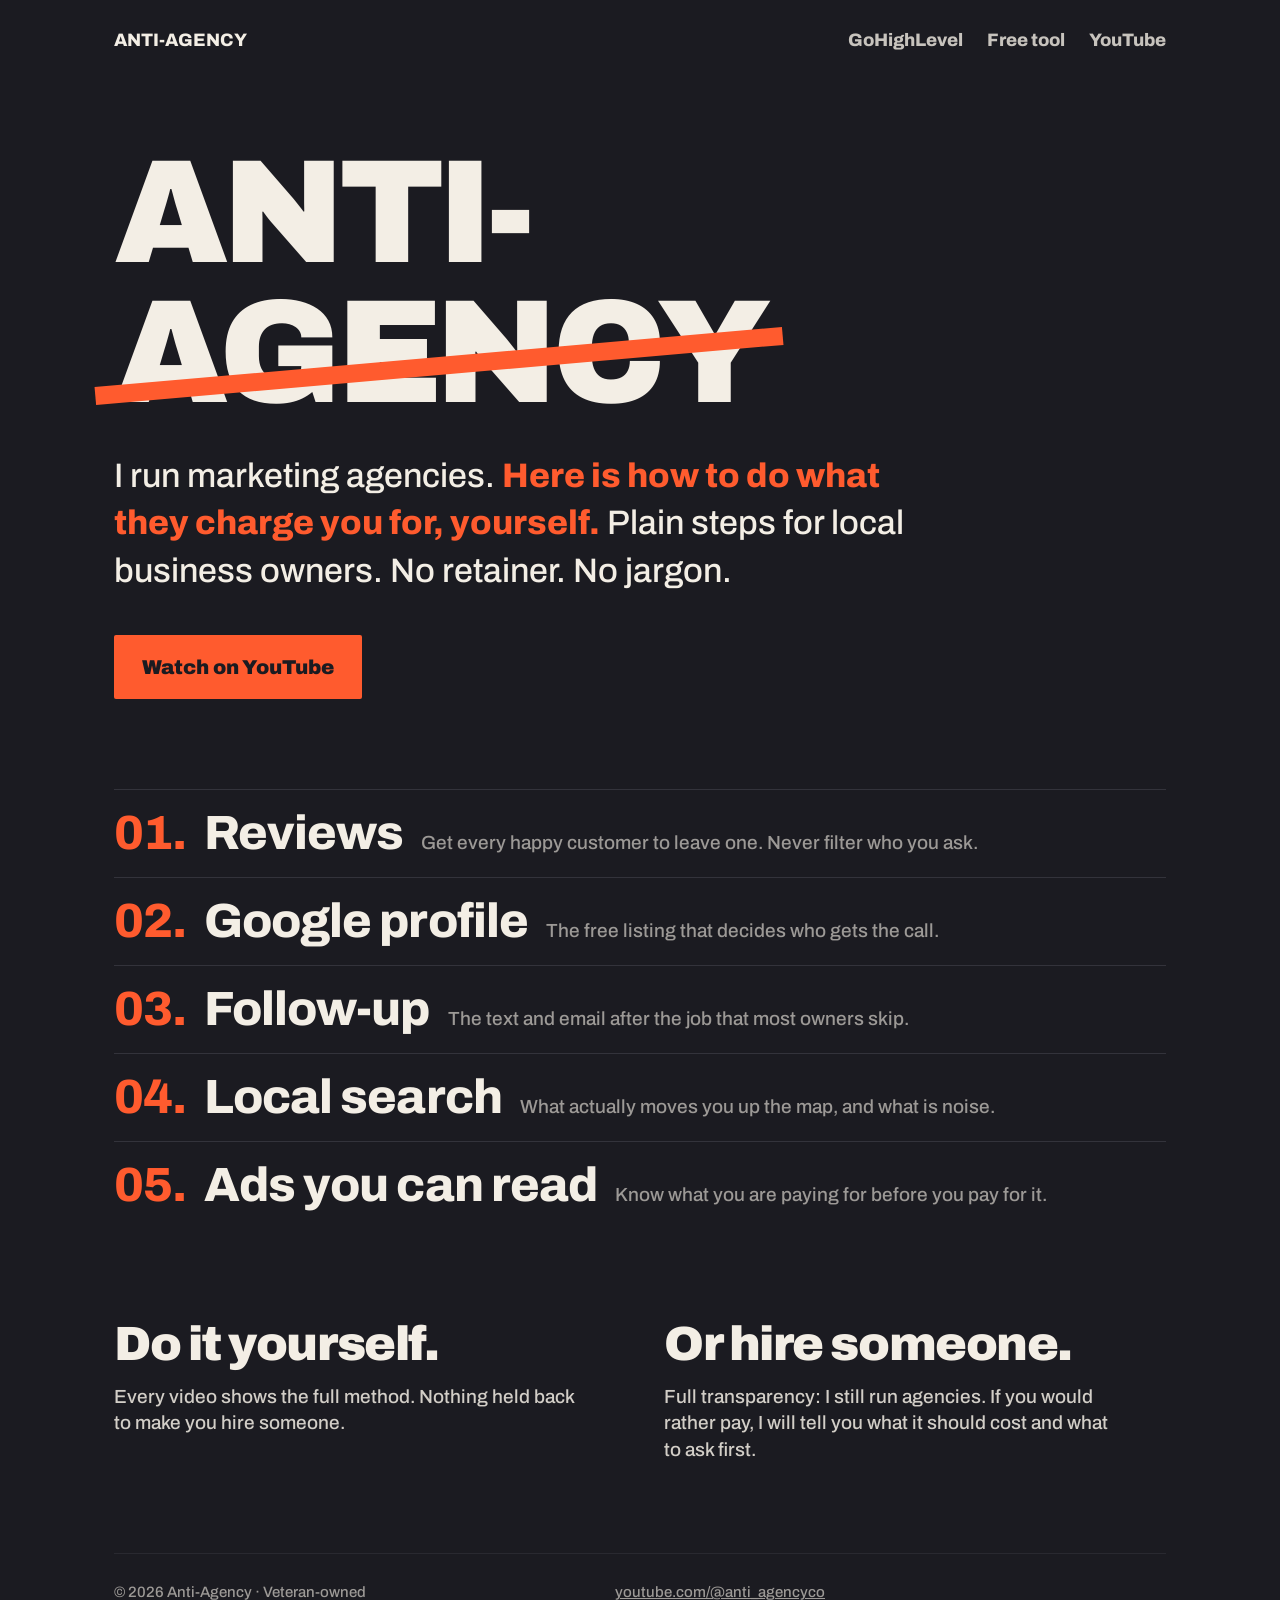
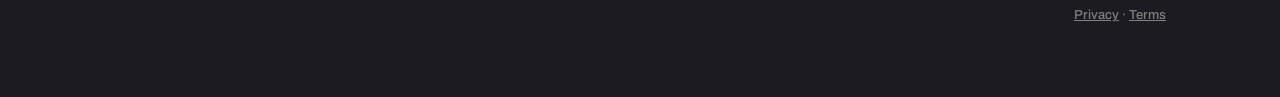
<file: index.html>
<!doctype html>
<html lang="en">
<head>
<meta charset="utf-8">
<meta name="viewport" content="width=device-width,initial-scale=1">
<title>Anti-Agency — do what agencies charge you for, yourself</title>
<meta name="description" content="I run marketing agencies. Here is how local business owners can do the work agencies charge a monthly retainer for: reviews, Google profile, follow-up, local search.">
<meta property="og:title" content="Anti-Agency">
<meta property="og:description" content="I run marketing agencies. Here is how to do it yourself.">
<meta property="og:image" content="https://anti-agency.co/avatar.png">
<link rel="icon" href="avatar.png">
<link rel="preconnect" href="https://fonts.googleapis.com"><link rel="preconnect" href="https://fonts.gstatic.com" crossorigin>
<link href="https://fonts.googleapis.com/css2?family=Archivo:wght@500;800;900&display=swap" rel="stylesheet">
<style>
:root{--ink:#1B1B21;--sig:#FF5B2E;--paper:#F3EEE5}
*{margin:0;padding:0;box-sizing:border-box}
html,body{overflow-x:hidden}body{background:var(--ink);color:var(--paper);font-family:Archivo,system-ui,sans-serif;font-weight:500;line-height:1.4}
a{color:inherit}
.wrap{max-width:1100px;margin:0 auto;padding:0 24px}
header{display:flex;justify-content:space-between;align-items:center;padding:28px 0;font-weight:800;font-size:18px}
header nav a{margin-left:24px;text-decoration:none;opacity:.8}
header nav a:hover{opacity:1;color:var(--sig)}
.s{position:relative;display:inline-block}
.s:after{content:"";position:absolute;left:-3%;right:-3%;top:52%;height:.12em;background:var(--sig);transform:rotate(-5deg)}
h1{font-weight:900;font-size:clamp(40px,11.5vw,150px);letter-spacing:-.045em;line-height:.95;margin:7vh 0 28px}
.lede{font-size:clamp(22px,3vw,34px);max-width:820px}
.lede b{color:var(--sig);font-weight:800}
.cta{display:inline-block;margin-top:40px;background:var(--sig);color:var(--ink);font-weight:900;font-size:20px;padding:18px 28px;text-decoration:none;border-radius:2px}
.cta:hover{background:var(--paper)}
ol{list-style:none;margin:10vh 0 0;counter-reset:n}
ol li{counter-increment:n;font-weight:800;font-size:clamp(26px,4.2vw,48px);letter-spacing:-.02em;padding:10px 0;border-top:1px solid #33333b;display:flex;gap:18px;align-items:baseline;flex-wrap:wrap}
ol li:before{content:counter(n,decimal-leading-zero)".";color:var(--sig)}
ol li span{font-weight:500;font-size:clamp(15px,1.6vw,19px);opacity:.6;letter-spacing:0}
.deal{margin:10vh 0;display:grid;grid-template-columns:1fr 1fr;gap:48px}
.deal h2{font-weight:900;font-size:clamp(30px,4vw,48px);letter-spacing:-.03em;line-height:1;margin-bottom:16px}
.deal p{font-size:19px;opacity:.85;max-width:460px}
footer{border-top:1px solid #33333b;padding:28px 0 48px;font-size:15px;opacity:.6;display:flex;justify-content:space-between;flex-wrap:wrap;gap:12px}
@media(max-width:720px){.deal{grid-template-columns:1fr}header nav a{margin-left:14px}}
</style>
</head>
<body>
<div class="wrap">
<header><div>ANTI-AGENCY</div><nav><a href="/gohighlevel-review/">GoHighLevel</a><a href="/tools/review-gap/">Free tool</a><a href="https://www.youtube.com/@anti_agencyco">YouTube</a></nav></header>

<h1>ANTI-<span class="s">AGENCY</span></h1>
<p class="lede">I run marketing agencies. <b>Here is how to do what they charge you for, yourself.</b> Plain steps for local business owners. No retainer. No jargon.</p>
<a class="cta" href="https://www.youtube.com/@anti_agencyco?sub_confirmation=1">Watch on YouTube</a>

<ol>
<li>Reviews <span>Get every happy customer to leave one. Never filter who you ask.</span></li>
<li>Google profile <span>The free listing that decides who gets the call.</span></li>
<li>Follow-up <span>The text and email after the job that most owners skip.</span></li>
<li>Local search <span>What actually moves you up the map, and what is noise.</span></li>
<li>Ads you can read <span>Know what you are paying for before you pay for it.</span></li>
</ol>

<section class="deal">
<div><h2>Do it yourself.</h2><p>Every video shows the full method. Nothing held back to make you hire someone.</p></div>
<div><h2>Or hire someone.</h2><p>Full transparency: I still run agencies. If you would rather pay, I will tell you what it should cost and what to ask first.</p></div>
</section>

<footer><div>© 2026 Anti-Agency · Veteran-owned</div><div><a href="https://www.youtube.com/@anti_agencyco">youtube.com/@anti_agencyco</a></div><p data-legal-links style="text-align:center;font-size:13px;margin:24px 0;opacity:.8"><a href="/privacy/">Privacy</a> · <a href="/terms/">Terms</a></p></footer>
</div>
</body>
</html>
</file>
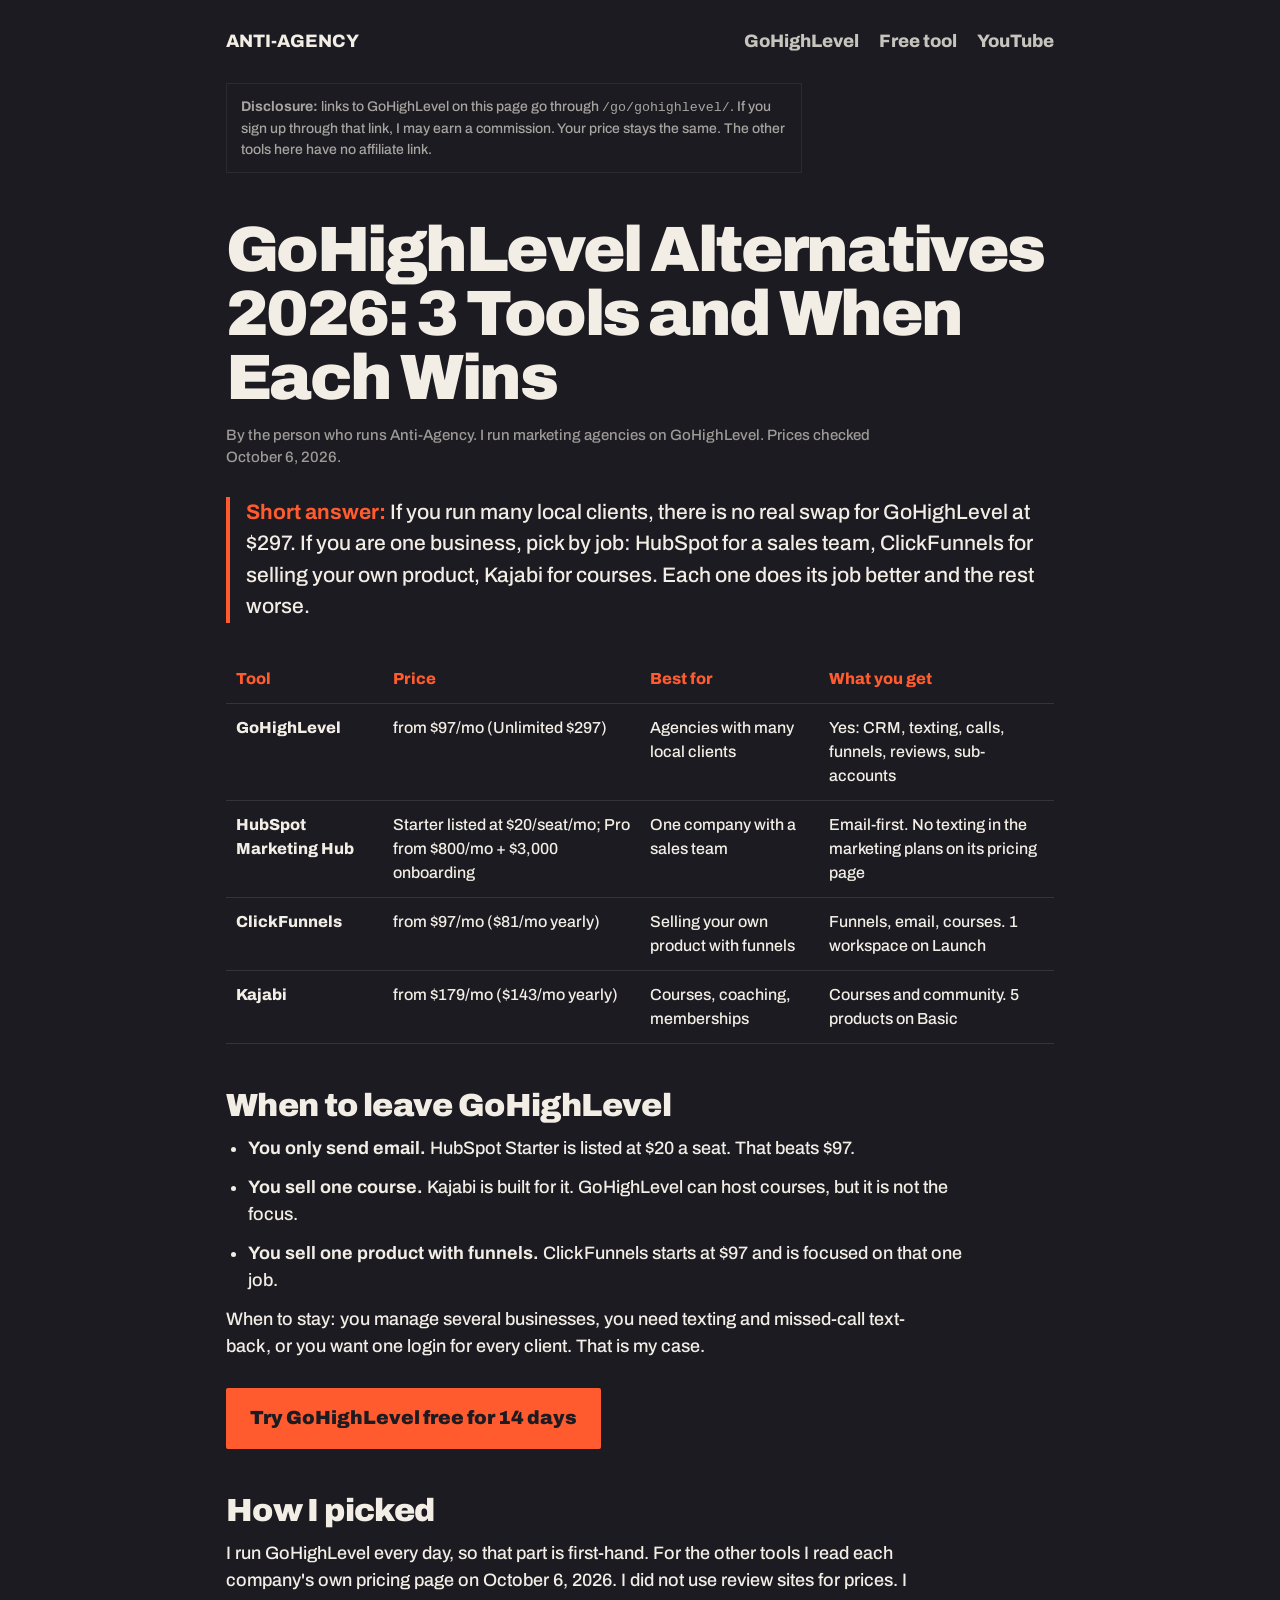
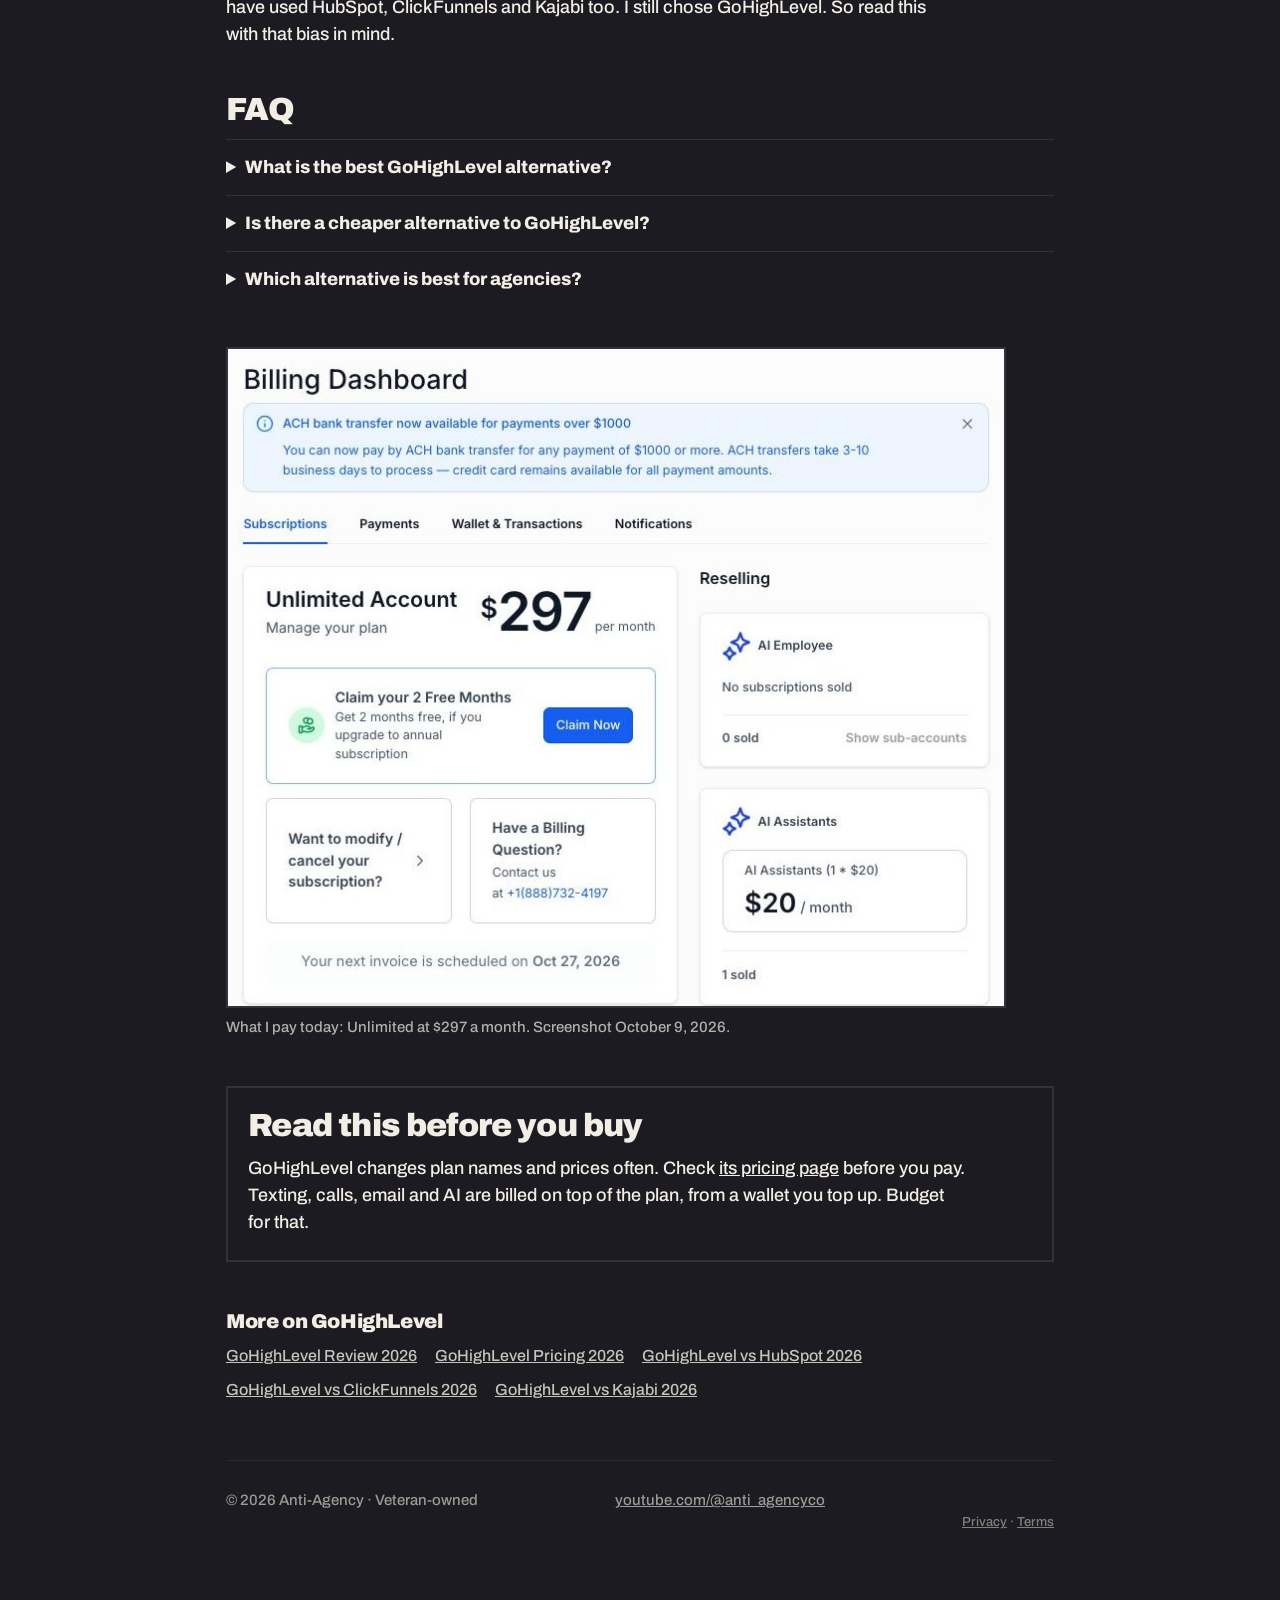
<file: gohighlevel-alternatives/index.html>
<!doctype html>
<html lang="en">
<head>
<meta charset="utf-8">
<meta name="viewport" content="width=device-width,initial-scale=1">
<title>GoHighLevel Alternatives 2026: HubSpot, ClickFunnels, Kajabi | Anti-Agency</title>
<meta name="description" content="The 3 GoHighLevel alternatives worth a look in 2026, with real prices from each pricing page, and when to pick each one instead.">
<link rel="canonical" href="https://anti-agency.co/gohighlevel-alternatives/">
<meta property="og:title" content="GoHighLevel Alternatives 2026: 3 Tools and When Each Wins">
<meta property="og:description" content="The 3 GoHighLevel alternatives worth a look in 2026, with real prices from each pricing page, and when to pick each one instead.">
<meta property="og:image" content="https://anti-agency.co/avatar.png">
<link rel="icon" href="/avatar.png">
<link rel="preconnect" href="https://fonts.googleapis.com"><link rel="preconnect" href="https://fonts.gstatic.com" crossorigin>
<link href="https://fonts.googleapis.com/css2?family=Archivo:wght@500;800;900&display=swap" rel="stylesheet">
<link rel="stylesheet" href="/ghl.css">
</head>
<body>
<div class="wrap">
<header><a href="/">ANTI-AGENCY</a><nav><a href="/gohighlevel-review/">GoHighLevel</a><a href="/tools/review-gap/">Free tool</a><a href="https://www.youtube.com/@anti_agencyco">YouTube</a></nav></header>
<p class="disc"><b>Disclosure:</b> links to GoHighLevel on this page go through <code>/go/gohighlevel/</code>. If you sign up through that link, I may earn a commission. Your price stays the same. The other tools here have no affiliate link.</p>
<article>
<h1>GoHighLevel Alternatives 2026: 3 Tools and When Each Wins</h1>
<p class="by">By the person who runs Anti-Agency. I run marketing agencies on GoHighLevel. Prices checked October 6, 2026.</p>
<p class="answer"><b>Short answer:</b> If you run many local clients, there is no real swap for GoHighLevel at $297. If you are one business, pick by job: HubSpot for a sales team, ClickFunnels for selling your own product, Kajabi for courses. Each one does its job better and the rest worse.</p><div class="grid"><table><thead><tr><th>Tool</th><th>Price</th><th>Best for</th><th>What you get</th></tr></thead><tbody><tr><td>GoHighLevel</td><td>from $97/mo (Unlimited $297)</td><td>Agencies with many local clients</td><td>Yes: CRM, texting, calls, funnels, reviews, sub-accounts</td></tr><tr><td>HubSpot Marketing Hub</td><td>Starter listed at $20/seat/mo; Pro from $800/mo + $3,000 onboarding</td><td>One company with a sales team</td><td>Email-first. No texting in the marketing plans on its pricing page</td></tr><tr><td>ClickFunnels</td><td>from $97/mo ($81/mo yearly)</td><td>Selling your own product with funnels</td><td>Funnels, email, courses. 1 workspace on Launch</td></tr><tr><td>Kajabi</td><td>from $179/mo ($143/mo yearly)</td><td>Courses, coaching, memberships</td><td>Courses and community. 5 products on Basic</td></tr></tbody></table></div><section><h2>When to leave GoHighLevel</h2><ul>
<li><b>You only send email.</b> HubSpot Starter is listed at $20 a seat. That beats $97.</li>
<li><b>You sell one course.</b> Kajabi is built for it. GoHighLevel can host courses, but it is not the focus.</li>
<li><b>You sell one product with funnels.</b> ClickFunnels starts at $97 and is focused on that one job.</li>
</ul><p>When to stay: you manage several businesses, you need texting and missed-call text-back, or you want one login for every client. That is my case.</p><p><a class="cta" href="/go/gohighlevel/" rel="sponsored nofollow">Try GoHighLevel free for 14 days</a></p></section><section><h2>How I picked</h2><p>I run GoHighLevel every day, so that part is first-hand. For the other tools I read each company's own pricing page on October 6, 2026. I did not use review sites for prices. I have used HubSpot, ClickFunnels and Kajabi too. I still chose GoHighLevel. So read this with that bias in mind.</p></section><section><h2>FAQ</h2><details><summary>What is the best GoHighLevel alternative?</summary><p>It depends on the job. HubSpot for sales teams, ClickFunnels for funnels, Kajabi for courses.</p></details><details><summary>Is there a cheaper alternative to GoHighLevel?</summary><p>HubSpot Marketing Hub Starter is listed at $20 a seat a month, but it is email-first and has no texting in its marketing plans.</p></details><details><summary>Which alternative is best for agencies?</summary><p>For agencies with many clients, I have not found one that beats unlimited sub-accounts for $297.</p></details></section>
<figure class="shot"><img src="/img/ghl/ghl-billing-297-plan.jpg" alt="GoHighLevel agency billing screen showing the Unlimited plan at $297 per month" width="780" height="660" loading="lazy"><figcaption>What I pay today: Unlimited at $297 a month. Screenshot October 9, 2026.</figcaption></figure><aside class="caveat"><h2>Read this before you buy</h2><p>GoHighLevel changes plan names and prices often. Check <a href="https://www.gohighlevel.com/pricing" rel="nofollow">its pricing page</a> before you pay. Texting, calls, email and AI are billed on top of the plan, from a wallet you top up. Budget for that.</p></aside>
</article>
<nav class="more"><h2>More on GoHighLevel</h2><a href="/gohighlevel-review/">GoHighLevel Review 2026</a><a href="/gohighlevel-pricing/">GoHighLevel Pricing 2026</a><a href="/gohighlevel-vs-hubspot/">GoHighLevel vs HubSpot 2026</a><a href="/gohighlevel-vs-clickfunnels/">GoHighLevel vs ClickFunnels 2026</a><a href="/gohighlevel-vs-kajabi/">GoHighLevel vs Kajabi 2026</a></nav>
<footer><div>© 2026 Anti-Agency · Veteran-owned</div><div><a href="https://www.youtube.com/@anti_agencyco">youtube.com/@anti_agencyco</a></div><p data-legal-links style="text-align:center;font-size:13px;margin:24px 0;opacity:.8"><a href="/privacy/">Privacy</a> · <a href="/terms/">Terms</a></p></footer>
</div>
</body>
</html>
</file>
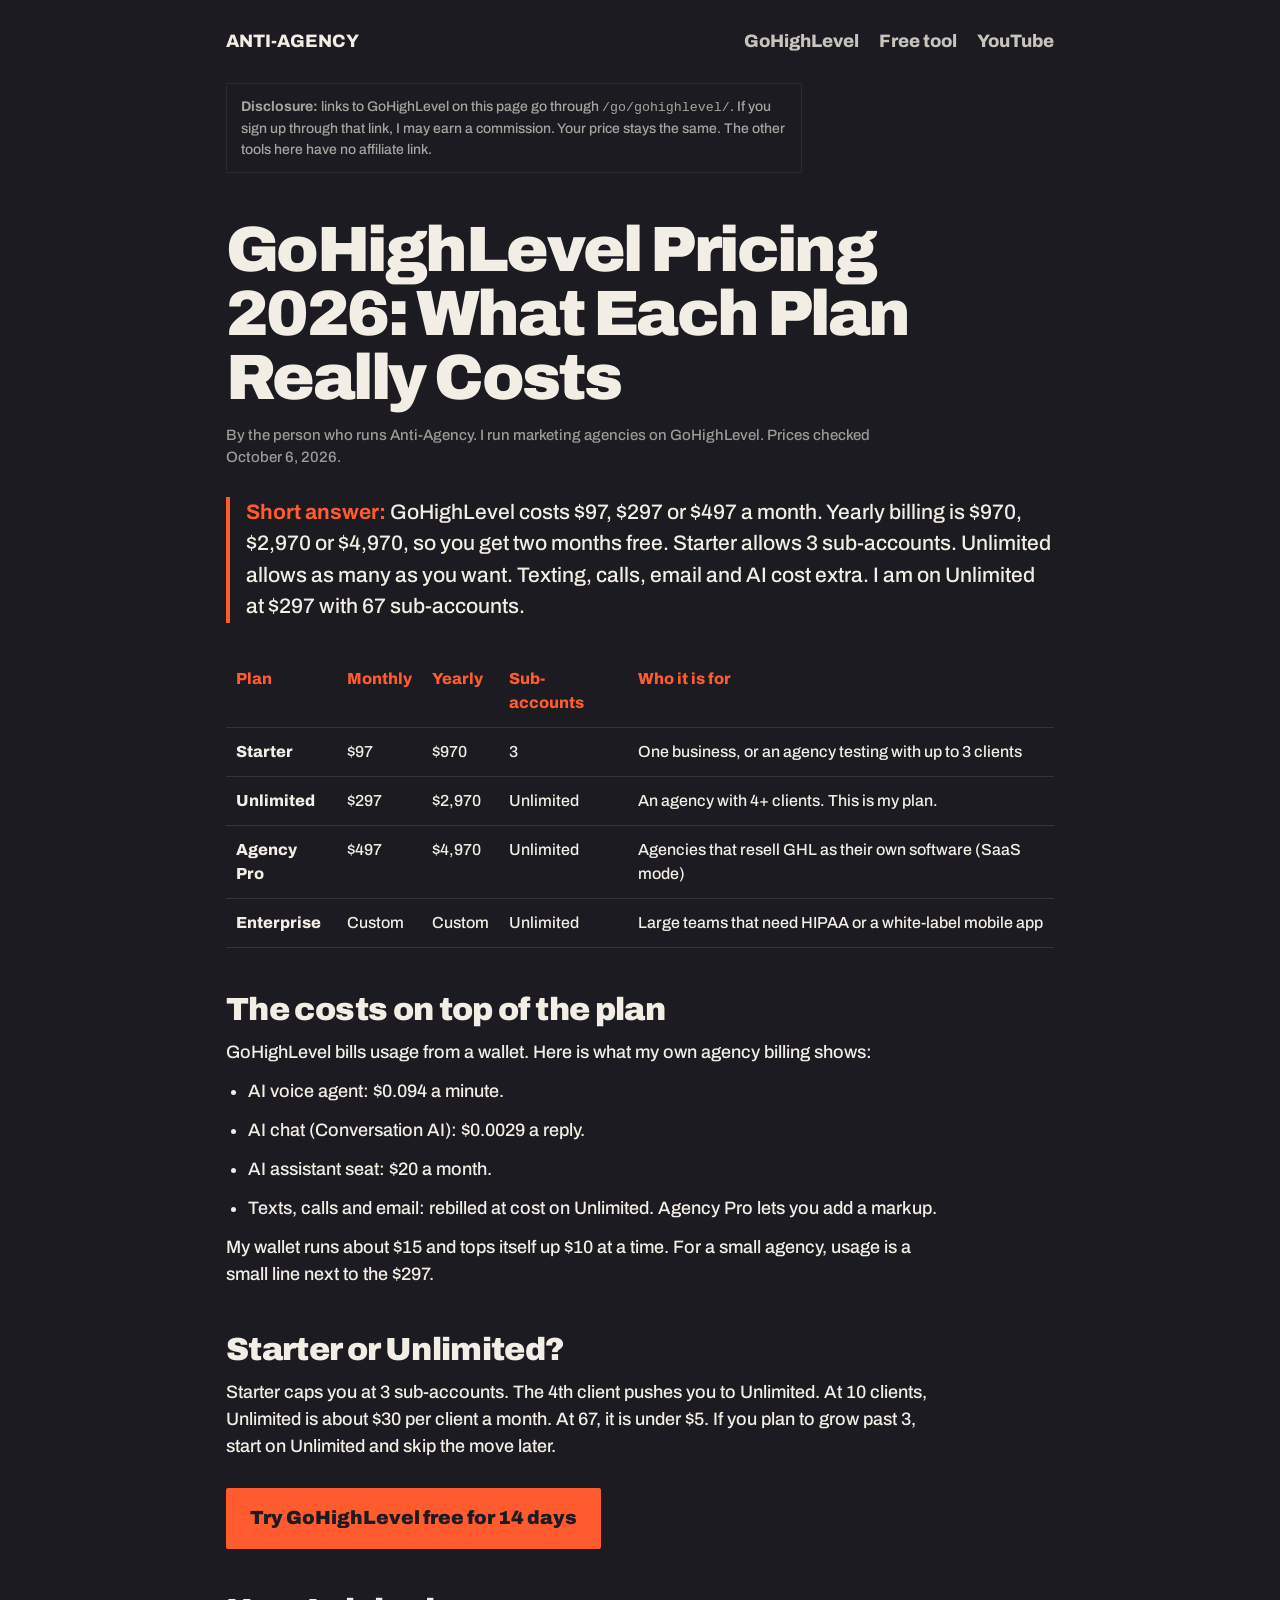
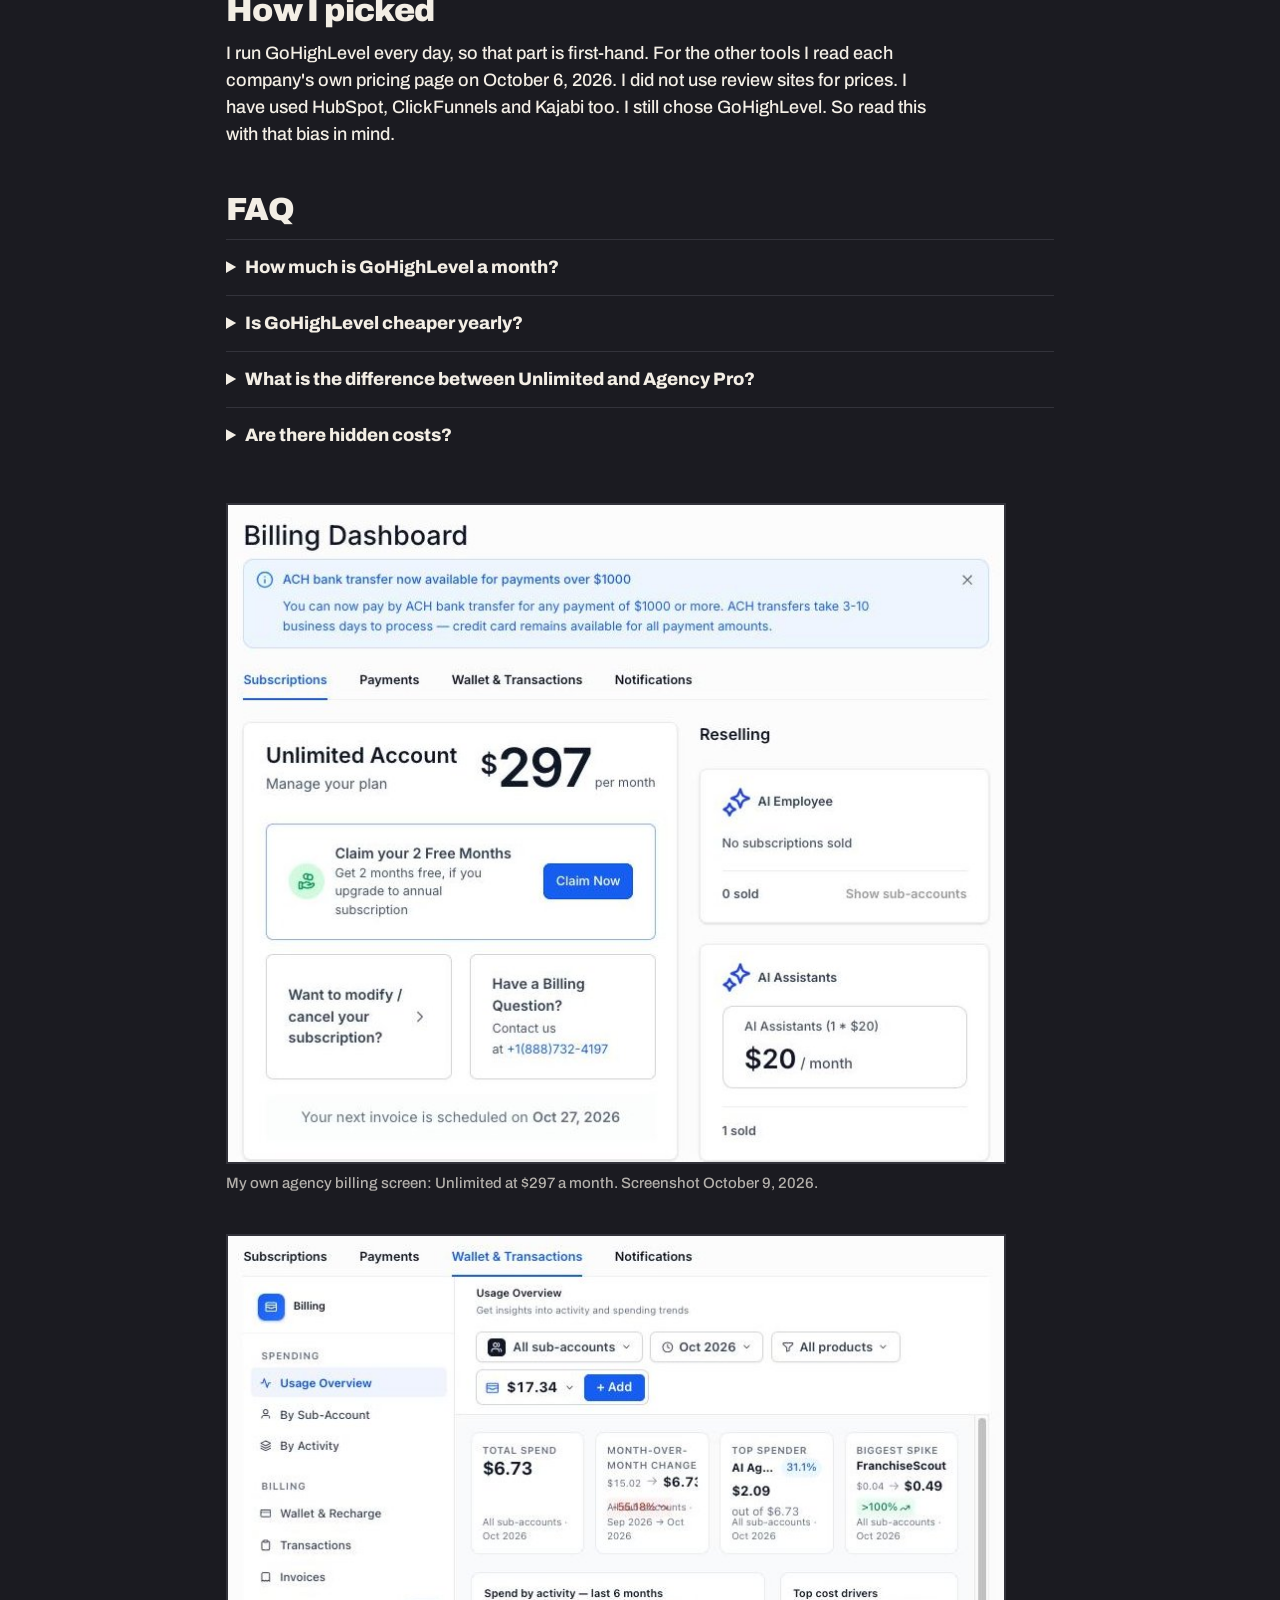
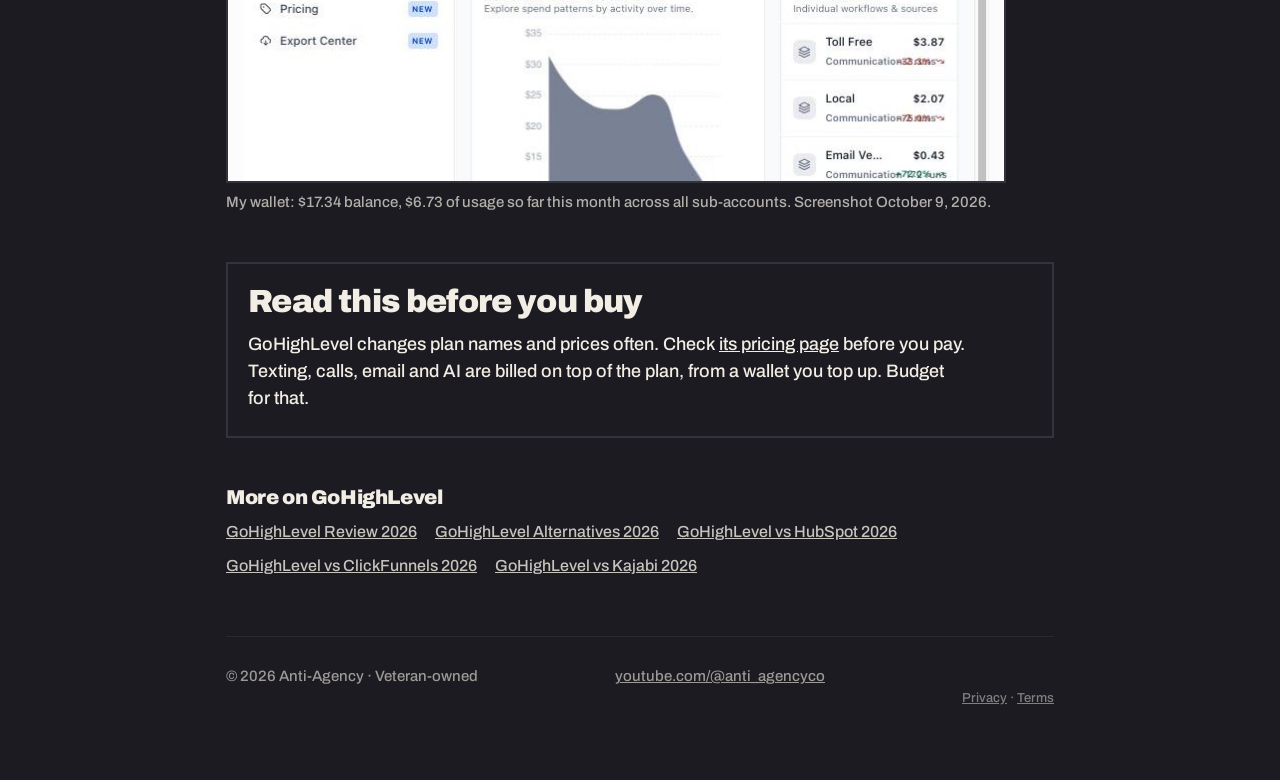
<file: gohighlevel-pricing/index.html>
<!doctype html>
<html lang="en">
<head>
<meta charset="utf-8">
<meta name="viewport" content="width=device-width,initial-scale=1">
<title>GoHighLevel Pricing 2026: $97, $297 or $497? | Anti-Agency</title>
<meta name="description" content="GoHighLevel pricing explained by an agency on the $297 plan: Starter $97, Unlimited $297, Agency Pro $497, plus the wallet costs nobody shows you.">
<link rel="canonical" href="https://anti-agency.co/gohighlevel-pricing/">
<meta property="og:title" content="GoHighLevel Pricing 2026: What Each Plan Really Costs">
<meta property="og:description" content="GoHighLevel pricing explained by an agency on the $297 plan: Starter $97, Unlimited $297, Agency Pro $497, plus the wallet costs nobody shows you.">
<meta property="og:image" content="https://anti-agency.co/avatar.png">
<link rel="icon" href="/avatar.png">
<link rel="preconnect" href="https://fonts.googleapis.com"><link rel="preconnect" href="https://fonts.gstatic.com" crossorigin>
<link href="https://fonts.googleapis.com/css2?family=Archivo:wght@500;800;900&display=swap" rel="stylesheet">
<link rel="stylesheet" href="/ghl.css">
</head>
<body>
<div class="wrap">
<header><a href="/">ANTI-AGENCY</a><nav><a href="/gohighlevel-review/">GoHighLevel</a><a href="/tools/review-gap/">Free tool</a><a href="https://www.youtube.com/@anti_agencyco">YouTube</a></nav></header>
<p class="disc"><b>Disclosure:</b> links to GoHighLevel on this page go through <code>/go/gohighlevel/</code>. If you sign up through that link, I may earn a commission. Your price stays the same. The other tools here have no affiliate link.</p>
<article>
<h1>GoHighLevel Pricing 2026: What Each Plan Really Costs</h1>
<p class="by">By the person who runs Anti-Agency. I run marketing agencies on GoHighLevel. Prices checked October 6, 2026.</p>
<p class="answer"><b>Short answer:</b> GoHighLevel costs $97, $297 or $497 a month. Yearly billing is $970, $2,970 or $4,970, so you get two months free. Starter allows 3 sub-accounts. Unlimited allows as many as you want. Texting, calls, email and AI cost extra. I am on Unlimited at $297 with 67 sub-accounts.</p><div class="grid"><table><thead><tr><th>Plan</th><th>Monthly</th><th>Yearly</th><th>Sub-accounts</th><th>Who it is for</th></tr></thead><tbody><tr><td>Starter</td><td>$97</td><td>$970</td><td>3</td><td>One business, or an agency testing with up to 3 clients</td></tr><tr><td>Unlimited</td><td>$297</td><td>$2,970</td><td>Unlimited</td><td>An agency with 4+ clients. This is my plan.</td></tr><tr><td>Agency Pro</td><td>$497</td><td>$4,970</td><td>Unlimited</td><td>Agencies that resell GHL as their own software (SaaS mode)</td></tr><tr><td>Enterprise</td><td>Custom</td><td>Custom</td><td>Unlimited</td><td>Large teams that need HIPAA or a white-label mobile app</td></tr></tbody></table></div><section><h2>The costs on top of the plan</h2><p>GoHighLevel bills usage from a wallet. Here is what my own agency billing shows:</p><ul>
<li>AI voice agent: $0.094 a minute.</li>
<li>AI chat (Conversation AI): $0.0029 a reply.</li>
<li>AI assistant seat: $20 a month.</li>
<li>Texts, calls and email: rebilled at cost on Unlimited. Agency Pro lets you add a markup.</li>
</ul><p>My wallet runs about $15 and tops itself up $10 at a time. For a small agency, usage is a small line next to the $297.</p></section>
<section><h2>Starter or Unlimited?</h2><p>Starter caps you at 3 sub-accounts. The 4th client pushes you to Unlimited. At 10 clients, Unlimited is about $30 per client a month. At 67, it is under $5. If you plan to grow past 3, start on Unlimited and skip the move later.</p><p><a class="cta" href="/go/gohighlevel/" rel="sponsored nofollow">Try GoHighLevel free for 14 days</a></p></section><section><h2>How I picked</h2><p>I run GoHighLevel every day, so that part is first-hand. For the other tools I read each company's own pricing page on October 6, 2026. I did not use review sites for prices. I have used HubSpot, ClickFunnels and Kajabi too. I still chose GoHighLevel. So read this with that bias in mind.</p></section><section><h2>FAQ</h2><details><summary>How much is GoHighLevel a month?</summary><p>Starter $97, Unlimited $297, Agency Pro $497. Enterprise is custom.</p></details><details><summary>Is GoHighLevel cheaper yearly?</summary><p>Yes. $970, $2,970 or $4,970 a year. That is two months free.</p></details><details><summary>What is the difference between Unlimited and Agency Pro?</summary><p>Agency Pro adds SaaS mode: you sell GoHighLevel to clients under your own name, create sub-accounts automatically and mark up phone and email.</p></details><details><summary>Are there hidden costs?</summary><p>Not hidden, but separate: texts, calls, email and AI are paid from a wallet. See the list above.</p></details></section>
<figure class="shot"><img src="/img/ghl/ghl-billing-297-plan.jpg" alt="GoHighLevel agency billing screen showing the Unlimited plan at $297 per month" width="780" height="660" loading="lazy"><figcaption>My own agency billing screen: Unlimited at $297 a month. Screenshot October 9, 2026.</figcaption></figure><figure class="shot"><img src="/img/ghl/ghl-wallet-usage.jpg" alt="GoHighLevel wallet and usage screen showing a $17.34 wallet balance and $6.73 of usage this month" width="780" height="548" loading="lazy"><figcaption>My wallet: $17.34 balance, $6.73 of usage so far this month across all sub-accounts. Screenshot October 9, 2026.</figcaption></figure><aside class="caveat"><h2>Read this before you buy</h2><p>GoHighLevel changes plan names and prices often. Check <a href="https://www.gohighlevel.com/pricing" rel="nofollow">its pricing page</a> before you pay. Texting, calls, email and AI are billed on top of the plan, from a wallet you top up. Budget for that.</p></aside>
</article>
<nav class="more"><h2>More on GoHighLevel</h2><a href="/gohighlevel-review/">GoHighLevel Review 2026</a><a href="/gohighlevel-alternatives/">GoHighLevel Alternatives 2026</a><a href="/gohighlevel-vs-hubspot/">GoHighLevel vs HubSpot 2026</a><a href="/gohighlevel-vs-clickfunnels/">GoHighLevel vs ClickFunnels 2026</a><a href="/gohighlevel-vs-kajabi/">GoHighLevel vs Kajabi 2026</a></nav>
<footer><div>© 2026 Anti-Agency · Veteran-owned</div><div><a href="https://www.youtube.com/@anti_agencyco">youtube.com/@anti_agencyco</a></div><p data-legal-links style="text-align:center;font-size:13px;margin:24px 0;opacity:.8"><a href="/privacy/">Privacy</a> · <a href="/terms/">Terms</a></p></footer>
</div>
</body>
</html>
</file>
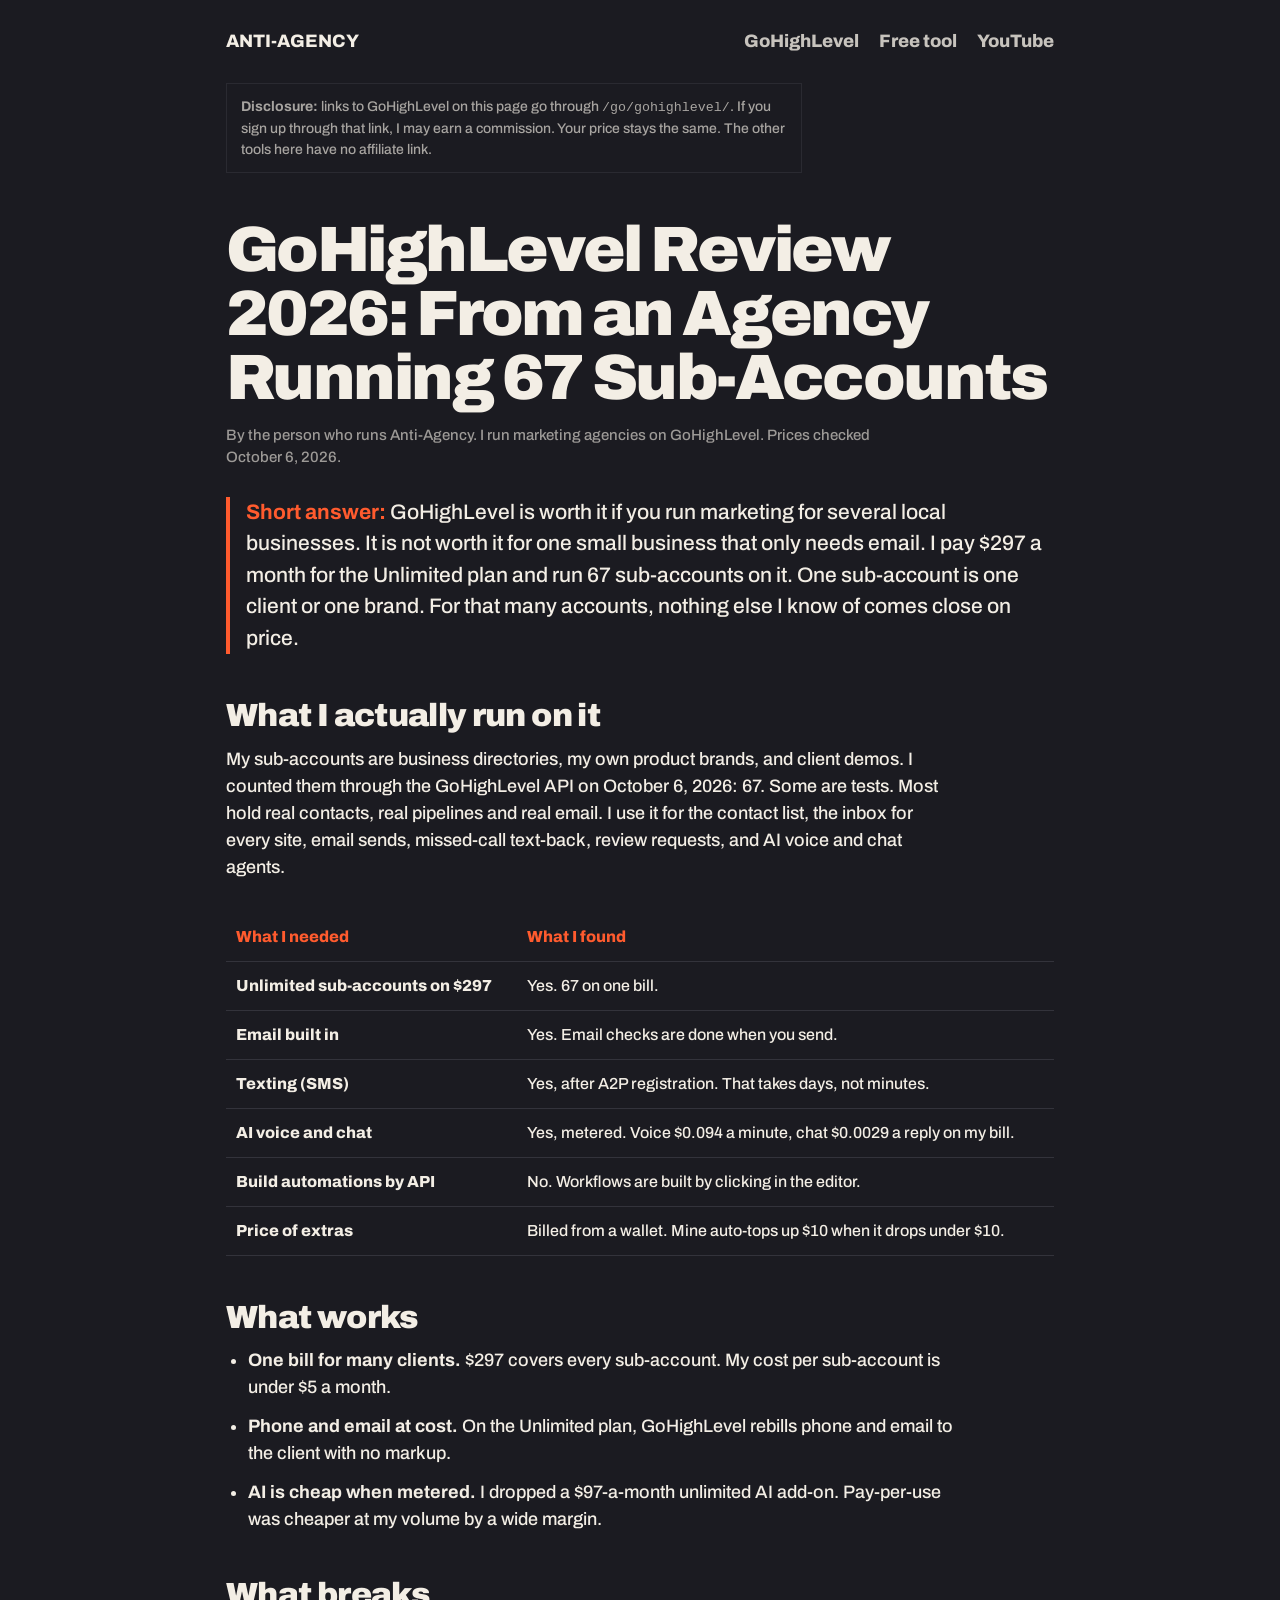
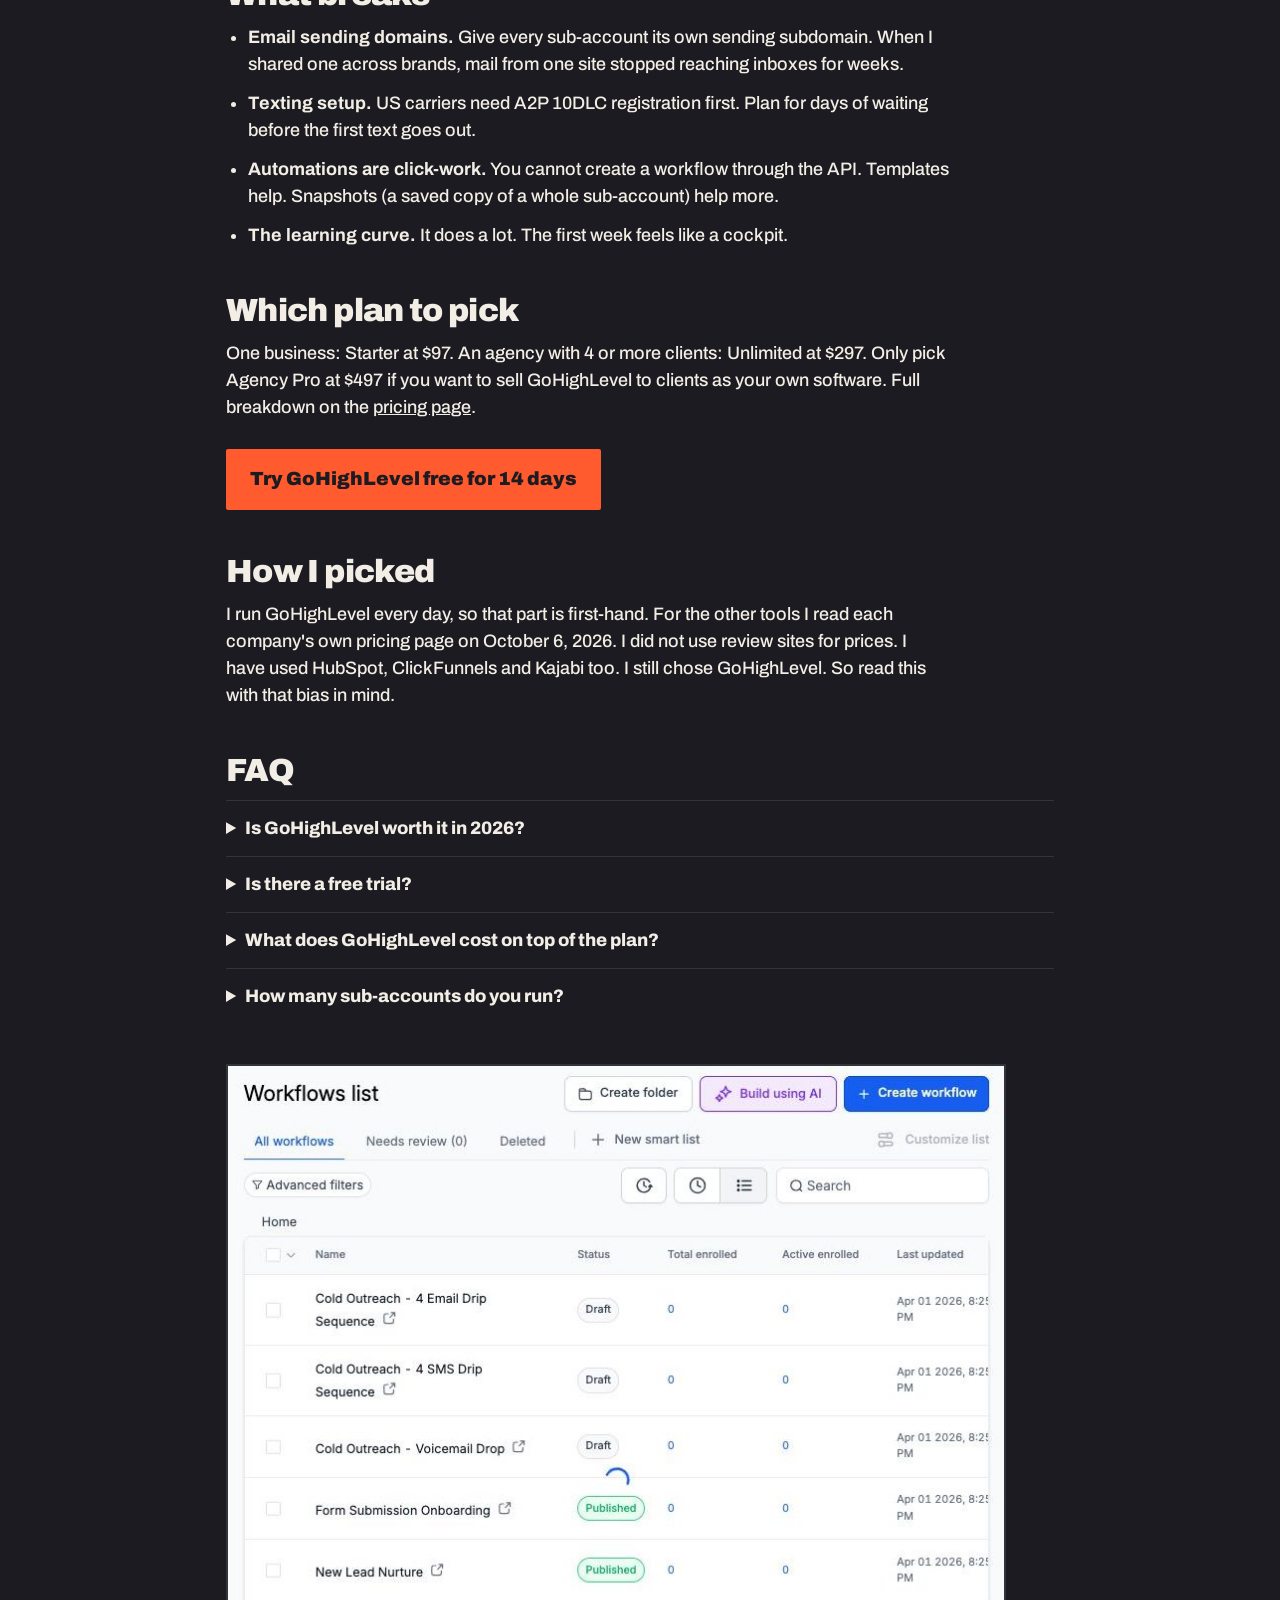
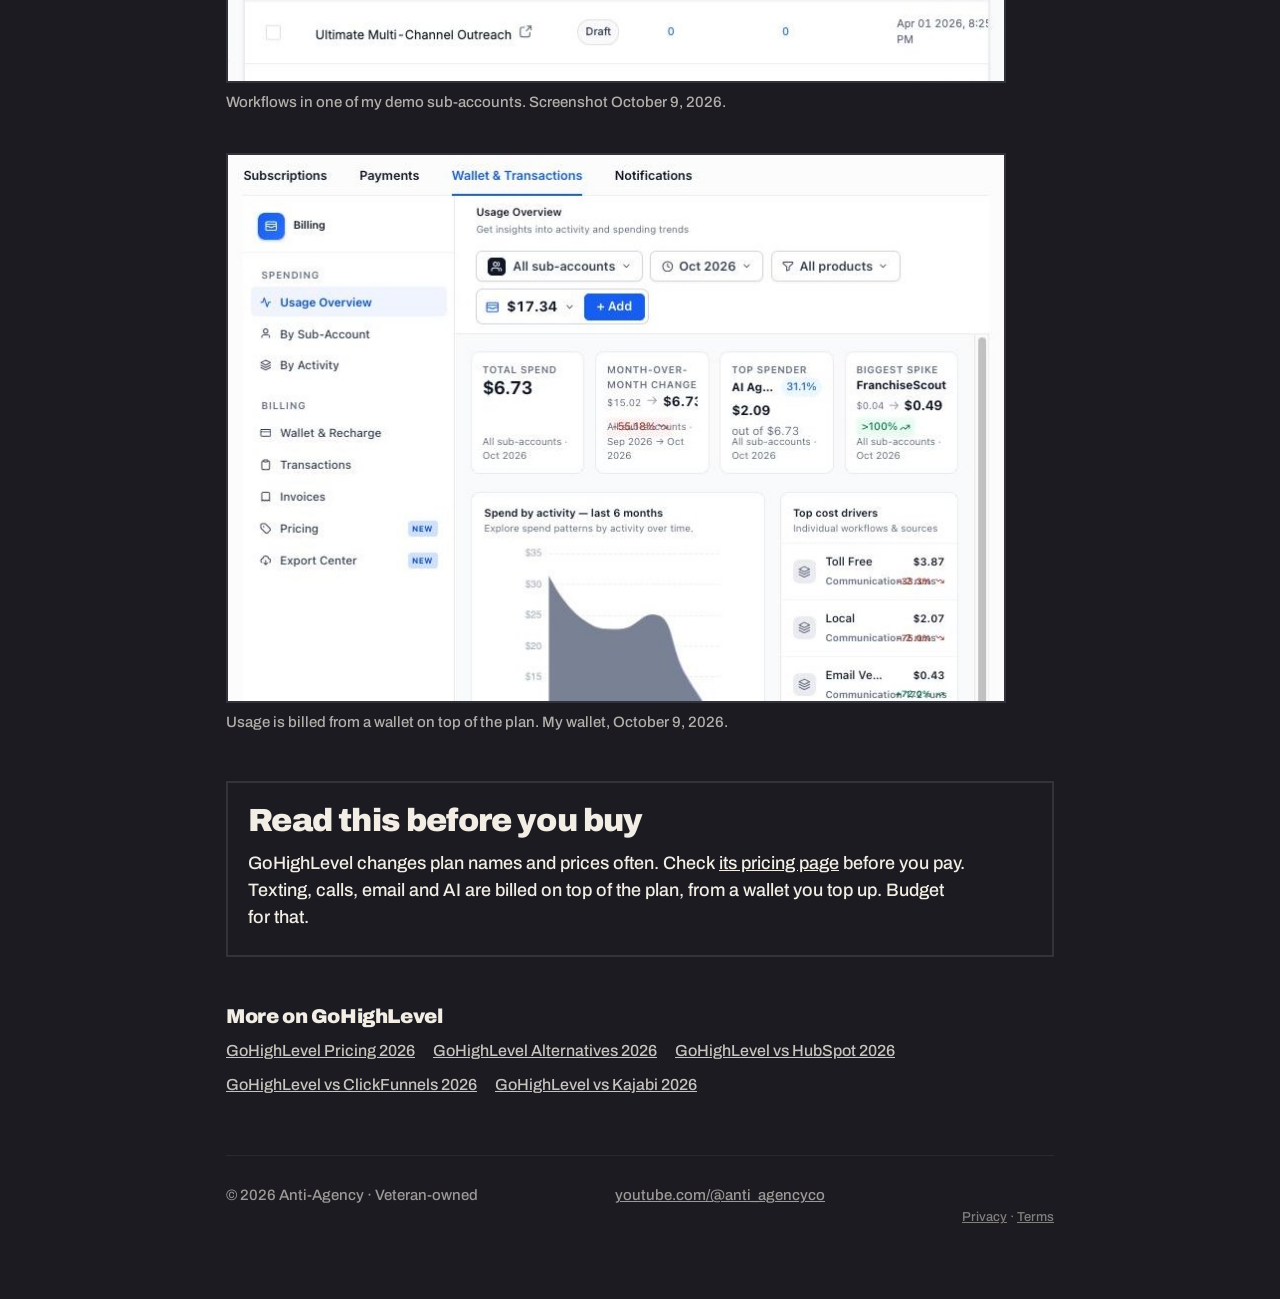
<file: gohighlevel-review/index.html>
<!doctype html>
<html lang="en">
<head>
<meta charset="utf-8">
<meta name="viewport" content="width=device-width,initial-scale=1">
<title>GoHighLevel Review 2026 — 67 Sub-Accounts In | Anti-Agency</title>
<meta name="description" content="Honest GoHighLevel review from an agency running 67 sub-accounts on the $297 plan. What works, what breaks, and what the bill really looks like.">
<link rel="canonical" href="https://anti-agency.co/gohighlevel-review/">
<meta property="og:title" content="GoHighLevel Review 2026: From an Agency Running 67 Sub-Accounts">
<meta property="og:description" content="Honest GoHighLevel review from an agency running 67 sub-accounts on the $297 plan. What works, what breaks, and what the bill really looks like.">
<meta property="og:image" content="https://anti-agency.co/avatar.png">
<link rel="icon" href="/avatar.png">
<link rel="preconnect" href="https://fonts.googleapis.com"><link rel="preconnect" href="https://fonts.gstatic.com" crossorigin>
<link href="https://fonts.googleapis.com/css2?family=Archivo:wght@500;800;900&display=swap" rel="stylesheet">
<link rel="stylesheet" href="/ghl.css">
</head>
<body>
<div class="wrap">
<header><a href="/">ANTI-AGENCY</a><nav><a href="/gohighlevel-review/">GoHighLevel</a><a href="/tools/review-gap/">Free tool</a><a href="https://www.youtube.com/@anti_agencyco">YouTube</a></nav></header>
<p class="disc"><b>Disclosure:</b> links to GoHighLevel on this page go through <code>/go/gohighlevel/</code>. If you sign up through that link, I may earn a commission. Your price stays the same. The other tools here have no affiliate link.</p>
<article>
<h1>GoHighLevel Review 2026: From an Agency Running 67 Sub-Accounts</h1>
<p class="by">By the person who runs Anti-Agency. I run marketing agencies on GoHighLevel. Prices checked October 6, 2026.</p>
<p class="answer"><b>Short answer:</b> GoHighLevel is worth it if you run marketing for several local businesses. It is not worth it for one small business that only needs email. I pay $297 a month for the Unlimited plan and run 67 sub-accounts on it. One sub-account is one client or one brand. For that many accounts, nothing else I know of comes close on price.</p>
<section><h2>What I actually run on it</h2><p>My sub-accounts are business directories, my own product brands, and client demos. I counted them through the GoHighLevel API on October 6, 2026: 67. Some are tests. Most hold real contacts, real pipelines and real email. I use it for the contact list, the inbox for every site, email sends, missed-call text-back, review requests, and AI voice and chat agents.</p></section><div class="grid"><table><thead><tr><th>What I needed</th><th>What I found</th></tr></thead><tbody><tr><td>Unlimited sub-accounts on $297</td><td>Yes. 67 on one bill.</td></tr><tr><td>Email built in</td><td>Yes. Email checks are done when you send.</td></tr><tr><td>Texting (SMS)</td><td>Yes, after A2P registration. That takes days, not minutes.</td></tr><tr><td>AI voice and chat</td><td>Yes, metered. Voice $0.094 a minute, chat $0.0029 a reply on my bill.</td></tr><tr><td>Build automations by API</td><td>No. Workflows are built by clicking in the editor.</td></tr><tr><td>Price of extras</td><td>Billed from a wallet. Mine auto-tops up $10 when it drops under $10.</td></tr></tbody></table></div><section><h2>What works</h2><ul>
<li><b>One bill for many clients.</b> $297 covers every sub-account. My cost per sub-account is under $5 a month.</li>
<li><b>Phone and email at cost.</b> On the Unlimited plan, GoHighLevel rebills phone and email to the client with no markup.</li>
<li><b>AI is cheap when metered.</b> I dropped a $97-a-month unlimited AI add-on. Pay-per-use was cheaper at my volume by a wide margin.</li>
</ul></section>
<section><h2>What breaks</h2><ul>
<li><b>Email sending domains.</b> Give every sub-account its own sending subdomain. When I shared one across brands, mail from one site stopped reaching inboxes for weeks.</li>
<li><b>Texting setup.</b> US carriers need A2P 10DLC registration first. Plan for days of waiting before the first text goes out.</li>
<li><b>Automations are click-work.</b> You cannot create a workflow through the API. Templates help. Snapshots (a saved copy of a whole sub-account) help more.</li>
<li><b>The learning curve.</b> It does a lot. The first week feels like a cockpit.</li>
</ul></section>
<section><h2>Which plan to pick</h2><p>One business: Starter at $97. An agency with 4 or more clients: Unlimited at $297. Only pick Agency Pro at $497 if you want to sell GoHighLevel to clients as your own software. Full breakdown on the <a href="/gohighlevel-pricing/">pricing page</a>.</p><p><a class="cta" href="/go/gohighlevel/" rel="sponsored nofollow">Try GoHighLevel free for 14 days</a></p></section><section><h2>How I picked</h2><p>I run GoHighLevel every day, so that part is first-hand. For the other tools I read each company's own pricing page on October 6, 2026. I did not use review sites for prices. I have used HubSpot, ClickFunnels and Kajabi too. I still chose GoHighLevel. So read this with that bias in mind.</p></section><section><h2>FAQ</h2><details><summary>Is GoHighLevel worth it in 2026?</summary><p>For an agency with several local clients, yes. For one business that only sends email, a cheaper email tool is enough.</p></details><details><summary>Is there a free trial?</summary><p>Yes. GoHighLevel lists a 14-day free trial on its pricing page.</p></details><details><summary>What does GoHighLevel cost on top of the plan?</summary><p>Texting, calls, email and AI use are billed from a prepaid wallet. On my account, AI voice is $0.094 a minute and AI chat is $0.0029 a reply.</p></details><details><summary>How many sub-accounts do you run?</summary><p>67, counted through the API on October 6, 2026, all on the $297 Unlimited plan.</p></details></section>
<figure class="shot"><img src="/img/ghl/ghl-workflows-list.jpg" alt="GoHighLevel workflows list in a demo sub-account with email, SMS and voicemail drip workflows" width="780" height="618" loading="lazy"><figcaption>Workflows in one of my demo sub-accounts. Screenshot October 9, 2026.</figcaption></figure><figure class="shot"><img src="/img/ghl/ghl-wallet-usage.jpg" alt="GoHighLevel wallet and usage screen showing usage billed on top of the plan" width="780" height="548" loading="lazy"><figcaption>Usage is billed from a wallet on top of the plan. My wallet, October 9, 2026.</figcaption></figure><aside class="caveat"><h2>Read this before you buy</h2><p>GoHighLevel changes plan names and prices often. Check <a href="https://www.gohighlevel.com/pricing" rel="nofollow">its pricing page</a> before you pay. Texting, calls, email and AI are billed on top of the plan, from a wallet you top up. Budget for that.</p></aside>
</article>
<nav class="more"><h2>More on GoHighLevel</h2><a href="/gohighlevel-pricing/">GoHighLevel Pricing 2026</a><a href="/gohighlevel-alternatives/">GoHighLevel Alternatives 2026</a><a href="/gohighlevel-vs-hubspot/">GoHighLevel vs HubSpot 2026</a><a href="/gohighlevel-vs-clickfunnels/">GoHighLevel vs ClickFunnels 2026</a><a href="/gohighlevel-vs-kajabi/">GoHighLevel vs Kajabi 2026</a></nav>
<footer><div>© 2026 Anti-Agency · Veteran-owned</div><div><a href="https://www.youtube.com/@anti_agencyco">youtube.com/@anti_agencyco</a></div><p data-legal-links style="text-align:center;font-size:13px;margin:24px 0;opacity:.8"><a href="/privacy/">Privacy</a> · <a href="/terms/">Terms</a></p></footer>
</div>
</body>
</html>
</file>
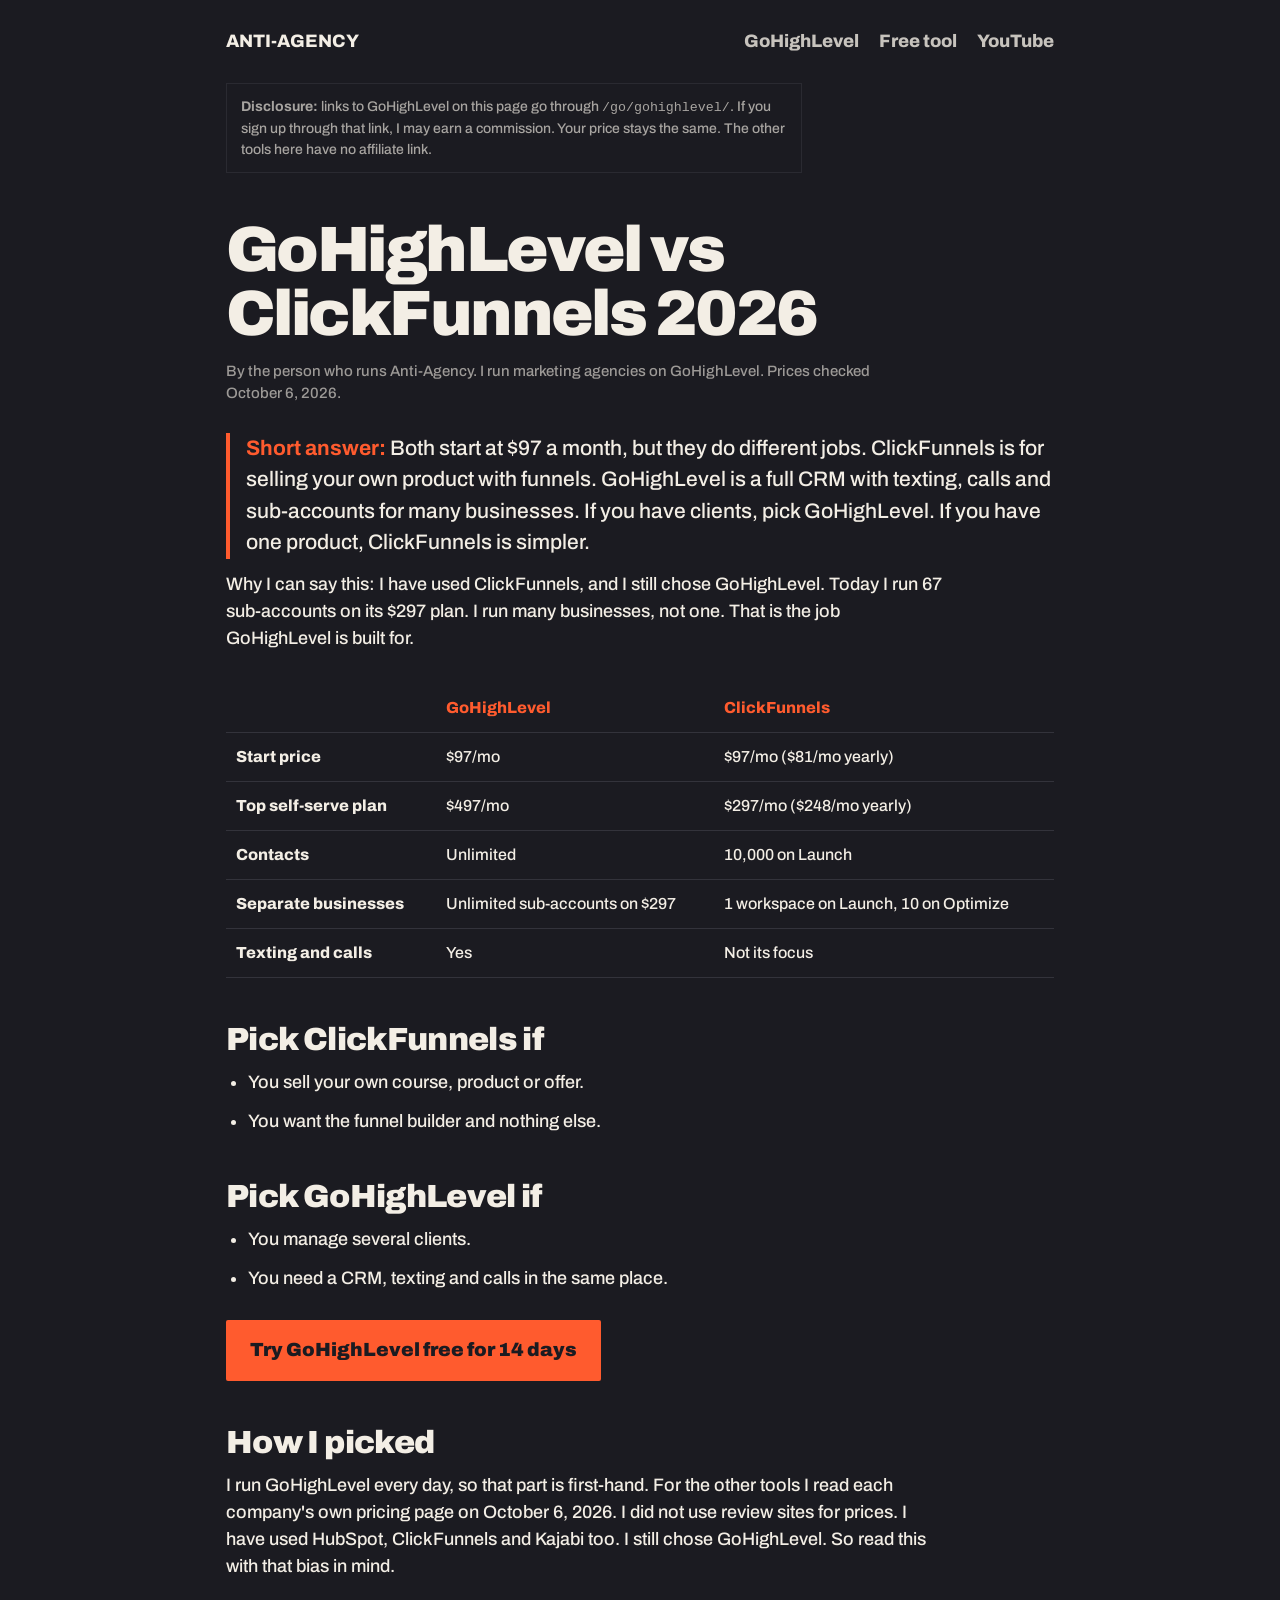
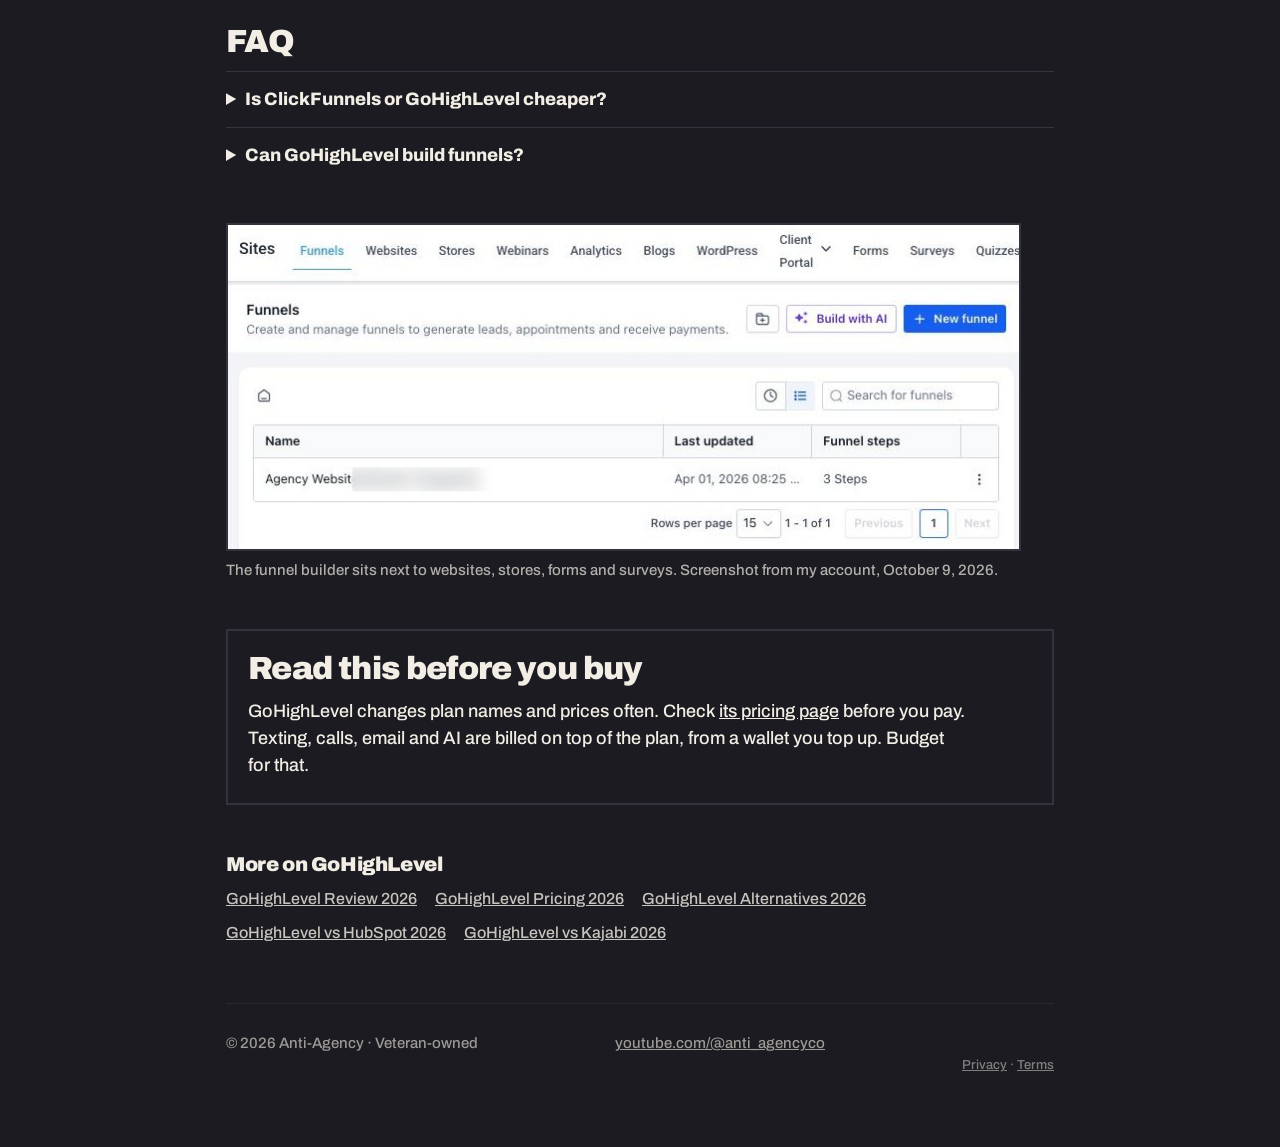
<file: gohighlevel-vs-clickfunnels/index.html>
<!doctype html>
<html lang="en">
<head>
<meta charset="utf-8">
<meta name="viewport" content="width=device-width,initial-scale=1">
<title>GoHighLevel vs ClickFunnels 2026: Same $97, Different Tools | Anti-Agency</title>
<meta name="description" content="GoHighLevel vs ClickFunnels: both start at $97. One runs an agency, the other sells your product. Prices and limits from both pricing pages.">
<link rel="canonical" href="https://anti-agency.co/gohighlevel-vs-clickfunnels/">
<meta property="og:title" content="GoHighLevel vs ClickFunnels 2026">
<meta property="og:description" content="GoHighLevel vs ClickFunnels: both start at $97. One runs an agency, the other sells your product. Prices and limits from both pricing pages.">
<meta property="og:image" content="https://anti-agency.co/avatar.png">
<link rel="icon" href="/avatar.png">
<link rel="preconnect" href="https://fonts.googleapis.com"><link rel="preconnect" href="https://fonts.gstatic.com" crossorigin>
<link href="https://fonts.googleapis.com/css2?family=Archivo:wght@500;800;900&display=swap" rel="stylesheet">
<link rel="stylesheet" href="/ghl.css">
</head>
<body>
<div class="wrap">
<header><a href="/">ANTI-AGENCY</a><nav><a href="/gohighlevel-review/">GoHighLevel</a><a href="/tools/review-gap/">Free tool</a><a href="https://www.youtube.com/@anti_agencyco">YouTube</a></nav></header>
<p class="disc"><b>Disclosure:</b> links to GoHighLevel on this page go through <code>/go/gohighlevel/</code>. If you sign up through that link, I may earn a commission. Your price stays the same. The other tools here have no affiliate link.</p>
<article>
<h1>GoHighLevel vs ClickFunnels 2026</h1>
<p class="by">By the person who runs Anti-Agency. I run marketing agencies on GoHighLevel. Prices checked October 6, 2026.</p>
<p class="answer"><b>Short answer:</b> Both start at $97 a month, but they do different jobs. ClickFunnels is for selling your own product with funnels. GoHighLevel is a full CRM with texting, calls and sub-accounts for many businesses. If you have clients, pick GoHighLevel. If you have one product, ClickFunnels is simpler.</p><p>Why I can say this: I have used ClickFunnels, and I still chose GoHighLevel. Today I run 67 sub-accounts on its $297 plan. I run many businesses, not one. That is the job GoHighLevel is built for.</p><div class="grid"><table><thead><tr><th></th><th>GoHighLevel</th><th>ClickFunnels</th></tr></thead><tbody><tr><td>Start price</td><td>$97/mo</td><td>$97/mo ($81/mo yearly)</td></tr><tr><td>Top self-serve plan</td><td>$497/mo</td><td>$297/mo ($248/mo yearly)</td></tr><tr><td>Contacts</td><td>Unlimited</td><td>10,000 on Launch</td></tr><tr><td>Separate businesses</td><td>Unlimited sub-accounts on $297</td><td>1 workspace on Launch, 10 on Optimize</td></tr><tr><td>Texting and calls</td><td>Yes</td><td>Not its focus</td></tr></tbody></table></div><section><h2>Pick ClickFunnels if</h2><ul><li>You sell your own course, product or offer.</li><li>You want the funnel builder and nothing else.</li></ul></section>
<section><h2>Pick GoHighLevel if</h2><ul><li>You manage several clients.</li><li>You need a CRM, texting and calls in the same place.</li></ul><p><a class="cta" href="/go/gohighlevel/" rel="sponsored nofollow">Try GoHighLevel free for 14 days</a></p></section><section><h2>How I picked</h2><p>I run GoHighLevel every day, so that part is first-hand. For the other tools I read each company's own pricing page on October 6, 2026. I did not use review sites for prices. I have used HubSpot, ClickFunnels and Kajabi too. I still chose GoHighLevel. So read this with that bias in mind.</p></section><section><h2>FAQ</h2><details><summary>Is ClickFunnels or GoHighLevel cheaper?</summary><p>Both start at $97 a month. GoHighLevel at $297 gives unlimited sub-accounts; ClickFunnels at $297 gives 10 workspaces.</p></details><details><summary>Can GoHighLevel build funnels?</summary><p>Yes. It has a funnel and website builder in every plan.</p></details></section>
<figure class="shot"><img src="/img/ghl/ghl-funnels-sites.jpg" alt="GoHighLevel Sites menu with funnels, websites, stores, webinars, forms, surveys and quizzes" width="795" height="325" loading="lazy"><figcaption>The funnel builder sits next to websites, stores, forms and surveys. Screenshot from my account, October 9, 2026.</figcaption></figure><aside class="caveat"><h2>Read this before you buy</h2><p>GoHighLevel changes plan names and prices often. Check <a href="https://www.gohighlevel.com/pricing" rel="nofollow">its pricing page</a> before you pay. Texting, calls, email and AI are billed on top of the plan, from a wallet you top up. Budget for that.</p></aside>
</article>
<nav class="more"><h2>More on GoHighLevel</h2><a href="/gohighlevel-review/">GoHighLevel Review 2026</a><a href="/gohighlevel-pricing/">GoHighLevel Pricing 2026</a><a href="/gohighlevel-alternatives/">GoHighLevel Alternatives 2026</a><a href="/gohighlevel-vs-hubspot/">GoHighLevel vs HubSpot 2026</a><a href="/gohighlevel-vs-kajabi/">GoHighLevel vs Kajabi 2026</a></nav>
<footer><div>© 2026 Anti-Agency · Veteran-owned</div><div><a href="https://www.youtube.com/@anti_agencyco">youtube.com/@anti_agencyco</a></div><p data-legal-links style="text-align:center;font-size:13px;margin:24px 0;opacity:.8"><a href="/privacy/">Privacy</a> · <a href="/terms/">Terms</a></p></footer>
</div>
</body>
</html>
</file>
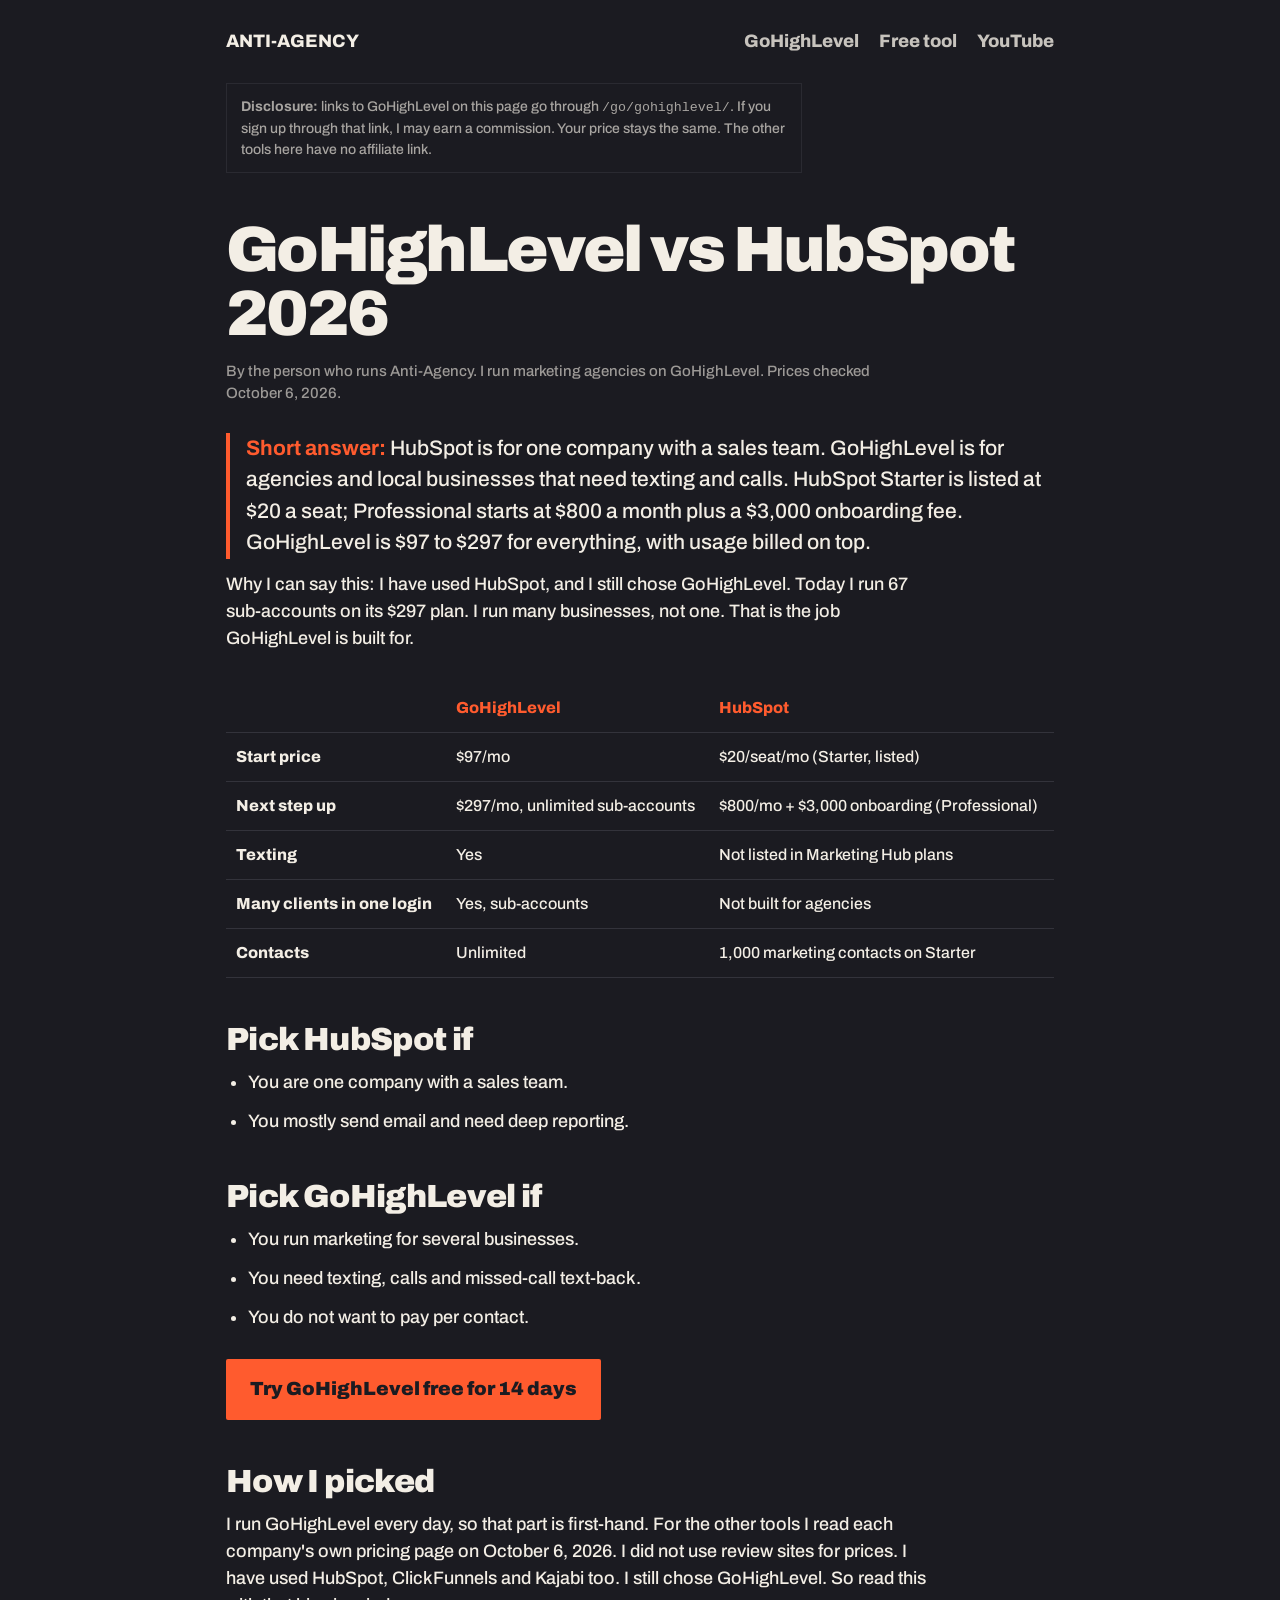
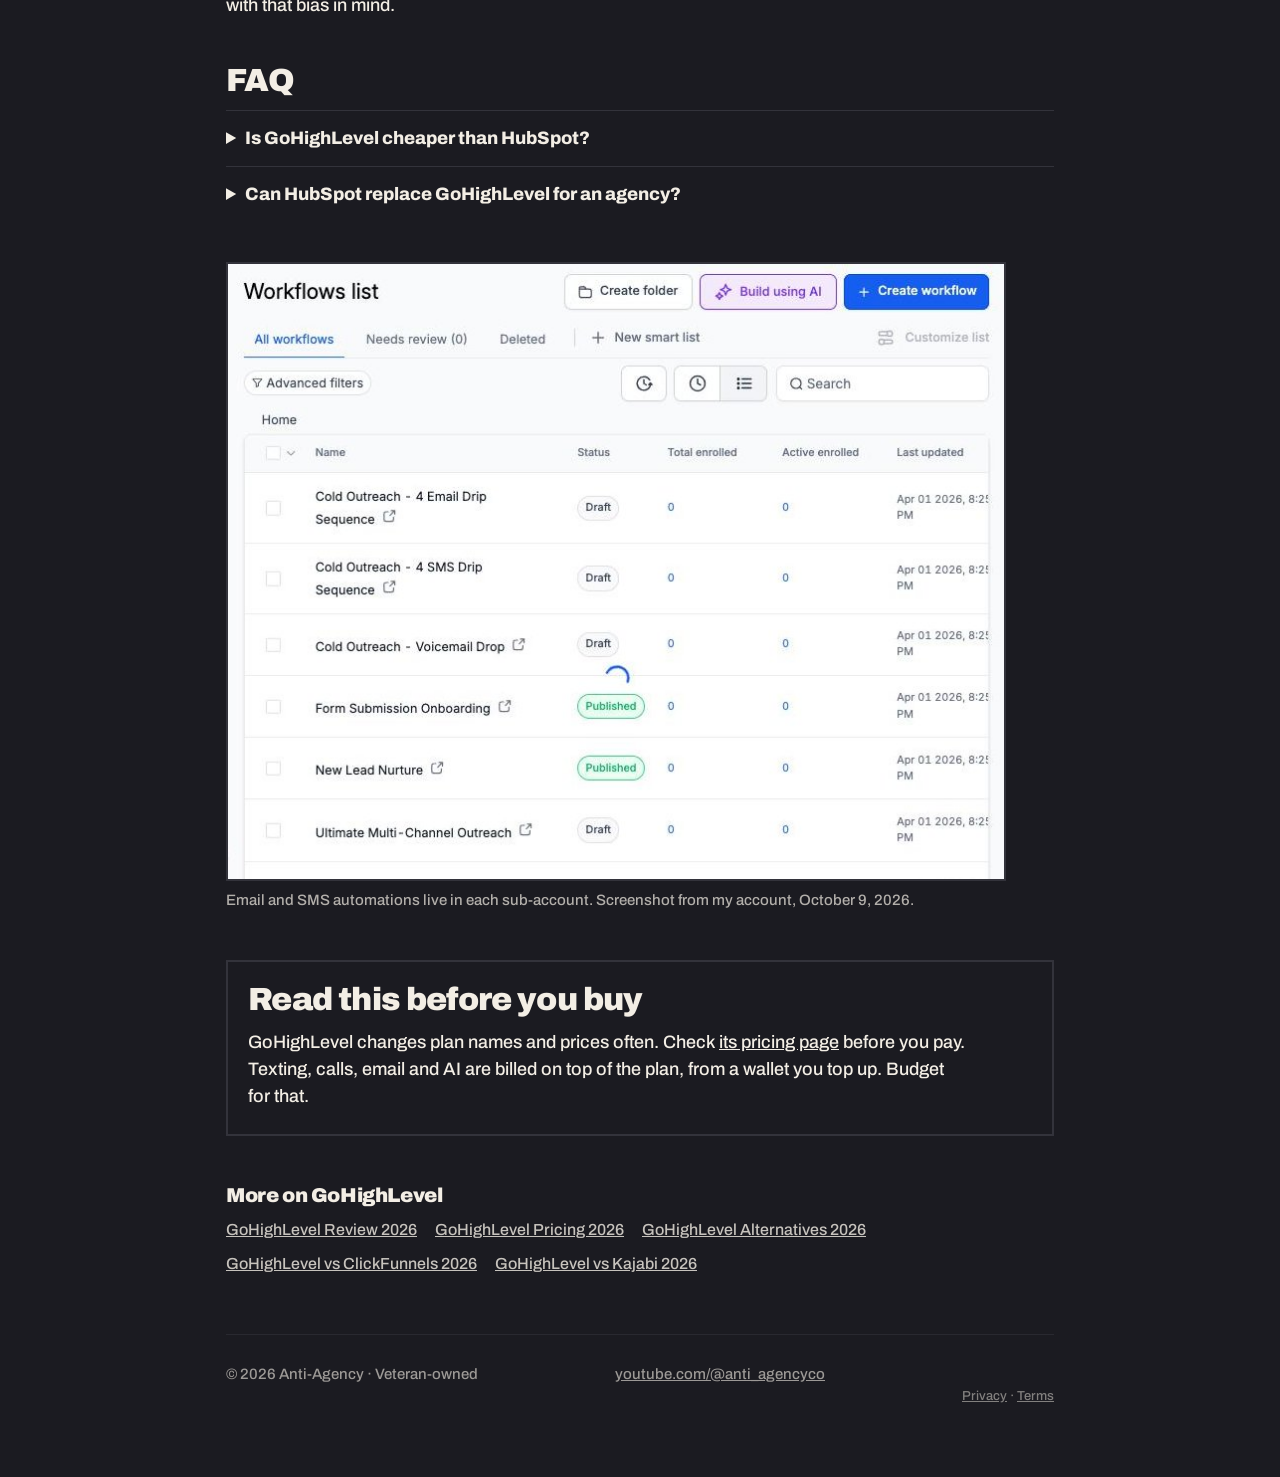
<file: gohighlevel-vs-hubspot/index.html>
<!doctype html>
<html lang="en">
<head>
<meta charset="utf-8">
<meta name="viewport" content="width=device-width,initial-scale=1">
<title>GoHighLevel vs HubSpot 2026: Real Prices Compared | Anti-Agency</title>
<meta name="description" content="GoHighLevel vs HubSpot from an agency on GoHighLevel: prices from both pricing pages, texting, sub-accounts, and who should pick which.">
<link rel="canonical" href="https://anti-agency.co/gohighlevel-vs-hubspot/">
<meta property="og:title" content="GoHighLevel vs HubSpot 2026">
<meta property="og:description" content="GoHighLevel vs HubSpot from an agency on GoHighLevel: prices from both pricing pages, texting, sub-accounts, and who should pick which.">
<meta property="og:image" content="https://anti-agency.co/avatar.png">
<link rel="icon" href="/avatar.png">
<link rel="preconnect" href="https://fonts.googleapis.com"><link rel="preconnect" href="https://fonts.gstatic.com" crossorigin>
<link href="https://fonts.googleapis.com/css2?family=Archivo:wght@500;800;900&display=swap" rel="stylesheet">
<link rel="stylesheet" href="/ghl.css">
</head>
<body>
<div class="wrap">
<header><a href="/">ANTI-AGENCY</a><nav><a href="/gohighlevel-review/">GoHighLevel</a><a href="/tools/review-gap/">Free tool</a><a href="https://www.youtube.com/@anti_agencyco">YouTube</a></nav></header>
<p class="disc"><b>Disclosure:</b> links to GoHighLevel on this page go through <code>/go/gohighlevel/</code>. If you sign up through that link, I may earn a commission. Your price stays the same. The other tools here have no affiliate link.</p>
<article>
<h1>GoHighLevel vs HubSpot 2026</h1>
<p class="by">By the person who runs Anti-Agency. I run marketing agencies on GoHighLevel. Prices checked October 6, 2026.</p>
<p class="answer"><b>Short answer:</b> HubSpot is for one company with a sales team. GoHighLevel is for agencies and local businesses that need texting and calls. HubSpot Starter is listed at $20 a seat; Professional starts at $800 a month plus a $3,000 onboarding fee. GoHighLevel is $97 to $297 for everything, with usage billed on top.</p><p>Why I can say this: I have used HubSpot, and I still chose GoHighLevel. Today I run 67 sub-accounts on its $297 plan. I run many businesses, not one. That is the job GoHighLevel is built for.</p><div class="grid"><table><thead><tr><th></th><th>GoHighLevel</th><th>HubSpot</th></tr></thead><tbody><tr><td>Start price</td><td>$97/mo</td><td>$20/seat/mo (Starter, listed)</td></tr><tr><td>Next step up</td><td>$297/mo, unlimited sub-accounts</td><td>$800/mo + $3,000 onboarding (Professional)</td></tr><tr><td>Texting</td><td>Yes</td><td>Not listed in Marketing Hub plans</td></tr><tr><td>Many clients in one login</td><td>Yes, sub-accounts</td><td>Not built for agencies</td></tr><tr><td>Contacts</td><td>Unlimited</td><td>1,000 marketing contacts on Starter</td></tr></tbody></table></div><section><h2>Pick HubSpot if</h2><ul><li>You are one company with a sales team.</li><li>You mostly send email and need deep reporting.</li></ul></section>
<section><h2>Pick GoHighLevel if</h2><ul><li>You run marketing for several businesses.</li><li>You need texting, calls and missed-call text-back.</li><li>You do not want to pay per contact.</li></ul><p><a class="cta" href="/go/gohighlevel/" rel="sponsored nofollow">Try GoHighLevel free for 14 days</a></p></section><section><h2>How I picked</h2><p>I run GoHighLevel every day, so that part is first-hand. For the other tools I read each company's own pricing page on October 6, 2026. I did not use review sites for prices. I have used HubSpot, ClickFunnels and Kajabi too. I still chose GoHighLevel. So read this with that bias in mind.</p></section><section><h2>FAQ</h2><details><summary>Is GoHighLevel cheaper than HubSpot?</summary><p>At Starter level, no: HubSpot Starter is listed at $20 a seat. Past that, yes: HubSpot Professional starts at $800 a month plus $3,000 onboarding.</p></details><details><summary>Can HubSpot replace GoHighLevel for an agency?</summary><p>Not easily. HubSpot has no sub-accounts for running many client businesses in one login.</p></details></section>
<figure class="shot"><img src="/img/ghl/ghl-workflows-list.jpg" alt="GoHighLevel workflows list with email and SMS drip sequences in one sub-account" width="780" height="618" loading="lazy"><figcaption>Email and SMS automations live in each sub-account. Screenshot from my account, October 9, 2026.</figcaption></figure><aside class="caveat"><h2>Read this before you buy</h2><p>GoHighLevel changes plan names and prices often. Check <a href="https://www.gohighlevel.com/pricing" rel="nofollow">its pricing page</a> before you pay. Texting, calls, email and AI are billed on top of the plan, from a wallet you top up. Budget for that.</p></aside>
</article>
<nav class="more"><h2>More on GoHighLevel</h2><a href="/gohighlevel-review/">GoHighLevel Review 2026</a><a href="/gohighlevel-pricing/">GoHighLevel Pricing 2026</a><a href="/gohighlevel-alternatives/">GoHighLevel Alternatives 2026</a><a href="/gohighlevel-vs-clickfunnels/">GoHighLevel vs ClickFunnels 2026</a><a href="/gohighlevel-vs-kajabi/">GoHighLevel vs Kajabi 2026</a></nav>
<footer><div>© 2026 Anti-Agency · Veteran-owned</div><div><a href="https://www.youtube.com/@anti_agencyco">youtube.com/@anti_agencyco</a></div><p data-legal-links style="text-align:center;font-size:13px;margin:24px 0;opacity:.8"><a href="/privacy/">Privacy</a> · <a href="/terms/">Terms</a></p></footer>
</div>
</body>
</html>
</file>
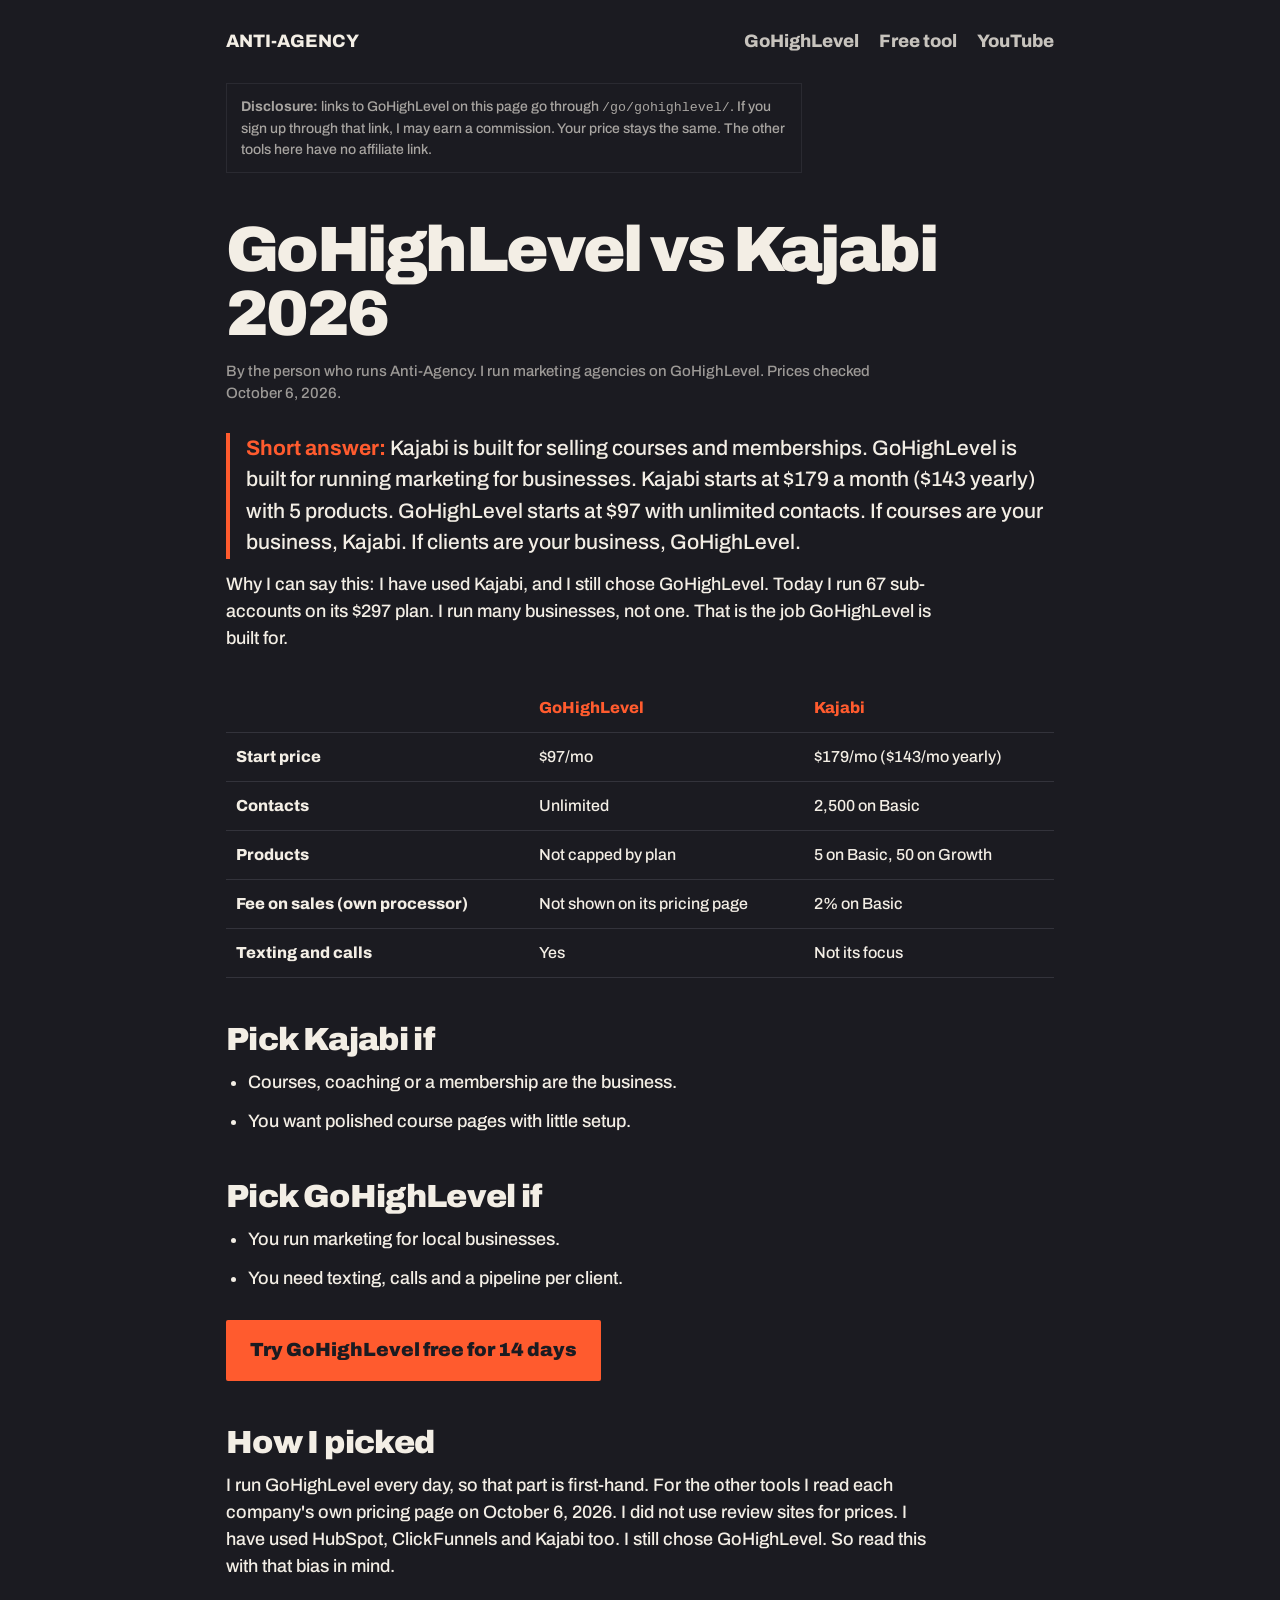
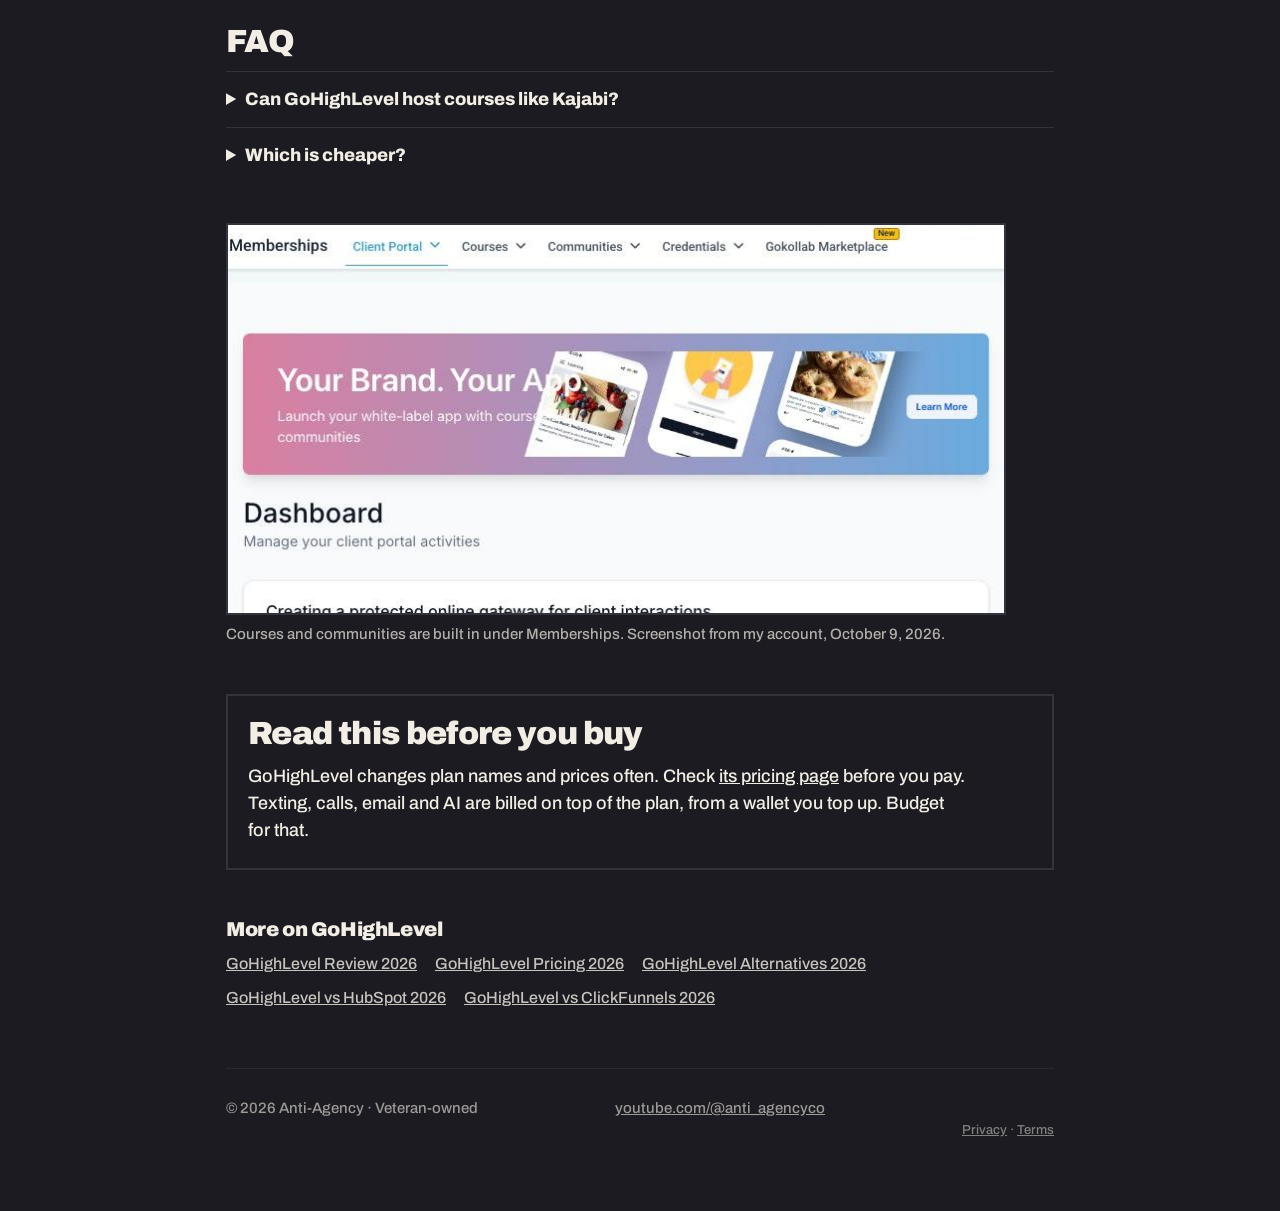
<file: gohighlevel-vs-kajabi/index.html>
<!doctype html>
<html lang="en">
<head>
<meta charset="utf-8">
<meta name="viewport" content="width=device-width,initial-scale=1">
<title>GoHighLevel vs Kajabi 2026: Courses or Clients? | Anti-Agency</title>
<meta name="description" content="GoHighLevel vs Kajabi: Kajabi is built for courses, GoHighLevel for running clients. Prices, limits and fees from both pricing pages.">
<link rel="canonical" href="https://anti-agency.co/gohighlevel-vs-kajabi/">
<meta property="og:title" content="GoHighLevel vs Kajabi 2026">
<meta property="og:description" content="GoHighLevel vs Kajabi: Kajabi is built for courses, GoHighLevel for running clients. Prices, limits and fees from both pricing pages.">
<meta property="og:image" content="https://anti-agency.co/avatar.png">
<link rel="icon" href="/avatar.png">
<link rel="preconnect" href="https://fonts.googleapis.com"><link rel="preconnect" href="https://fonts.gstatic.com" crossorigin>
<link href="https://fonts.googleapis.com/css2?family=Archivo:wght@500;800;900&display=swap" rel="stylesheet">
<link rel="stylesheet" href="/ghl.css">
</head>
<body>
<div class="wrap">
<header><a href="/">ANTI-AGENCY</a><nav><a href="/gohighlevel-review/">GoHighLevel</a><a href="/tools/review-gap/">Free tool</a><a href="https://www.youtube.com/@anti_agencyco">YouTube</a></nav></header>
<p class="disc"><b>Disclosure:</b> links to GoHighLevel on this page go through <code>/go/gohighlevel/</code>. If you sign up through that link, I may earn a commission. Your price stays the same. The other tools here have no affiliate link.</p>
<article>
<h1>GoHighLevel vs Kajabi 2026</h1>
<p class="by">By the person who runs Anti-Agency. I run marketing agencies on GoHighLevel. Prices checked October 6, 2026.</p>
<p class="answer"><b>Short answer:</b> Kajabi is built for selling courses and memberships. GoHighLevel is built for running marketing for businesses. Kajabi starts at $179 a month ($143 yearly) with 5 products. GoHighLevel starts at $97 with unlimited contacts. If courses are your business, Kajabi. If clients are your business, GoHighLevel.</p><p>Why I can say this: I have used Kajabi, and I still chose GoHighLevel. Today I run 67 sub-accounts on its $297 plan. I run many businesses, not one. That is the job GoHighLevel is built for.</p><div class="grid"><table><thead><tr><th></th><th>GoHighLevel</th><th>Kajabi</th></tr></thead><tbody><tr><td>Start price</td><td>$97/mo</td><td>$179/mo ($143/mo yearly)</td></tr><tr><td>Contacts</td><td>Unlimited</td><td>2,500 on Basic</td></tr><tr><td>Products</td><td>Not capped by plan</td><td>5 on Basic, 50 on Growth</td></tr><tr><td>Fee on sales (own processor)</td><td>Not shown on its pricing page</td><td>2% on Basic</td></tr><tr><td>Texting and calls</td><td>Yes</td><td>Not its focus</td></tr></tbody></table></div><section><h2>Pick Kajabi if</h2><ul><li>Courses, coaching or a membership are the business.</li><li>You want polished course pages with little setup.</li></ul></section>
<section><h2>Pick GoHighLevel if</h2><ul><li>You run marketing for local businesses.</li><li>You need texting, calls and a pipeline per client.</li></ul><p><a class="cta" href="/go/gohighlevel/" rel="sponsored nofollow">Try GoHighLevel free for 14 days</a></p></section><section><h2>How I picked</h2><p>I run GoHighLevel every day, so that part is first-hand. For the other tools I read each company's own pricing page on October 6, 2026. I did not use review sites for prices. I have used HubSpot, ClickFunnels and Kajabi too. I still chose GoHighLevel. So read this with that bias in mind.</p></section><section><h2>FAQ</h2><details><summary>Can GoHighLevel host courses like Kajabi?</summary><p>Yes, it has memberships and courses, but Kajabi is more focused on them.</p></details><details><summary>Which is cheaper?</summary><p>GoHighLevel starts lower at $97. Kajabi Basic is $179 a month, or $143 a month billed yearly.</p></details></section>
<figure class="shot"><img src="/img/ghl/ghl-memberships-courses.jpg" alt="GoHighLevel Memberships area with client portal, courses and communities" width="780" height="390" loading="lazy"><figcaption>Courses and communities are built in under Memberships. Screenshot from my account, October 9, 2026.</figcaption></figure><aside class="caveat"><h2>Read this before you buy</h2><p>GoHighLevel changes plan names and prices often. Check <a href="https://www.gohighlevel.com/pricing" rel="nofollow">its pricing page</a> before you pay. Texting, calls, email and AI are billed on top of the plan, from a wallet you top up. Budget for that.</p></aside>
</article>
<nav class="more"><h2>More on GoHighLevel</h2><a href="/gohighlevel-review/">GoHighLevel Review 2026</a><a href="/gohighlevel-pricing/">GoHighLevel Pricing 2026</a><a href="/gohighlevel-alternatives/">GoHighLevel Alternatives 2026</a><a href="/gohighlevel-vs-hubspot/">GoHighLevel vs HubSpot 2026</a><a href="/gohighlevel-vs-clickfunnels/">GoHighLevel vs ClickFunnels 2026</a></nav>
<footer><div>© 2026 Anti-Agency · Veteran-owned</div><div><a href="https://www.youtube.com/@anti_agencyco">youtube.com/@anti_agencyco</a></div><p data-legal-links style="text-align:center;font-size:13px;margin:24px 0;opacity:.8"><a href="/privacy/">Privacy</a> · <a href="/terms/">Terms</a></p></footer>
</div>
</body>
</html>
</file>
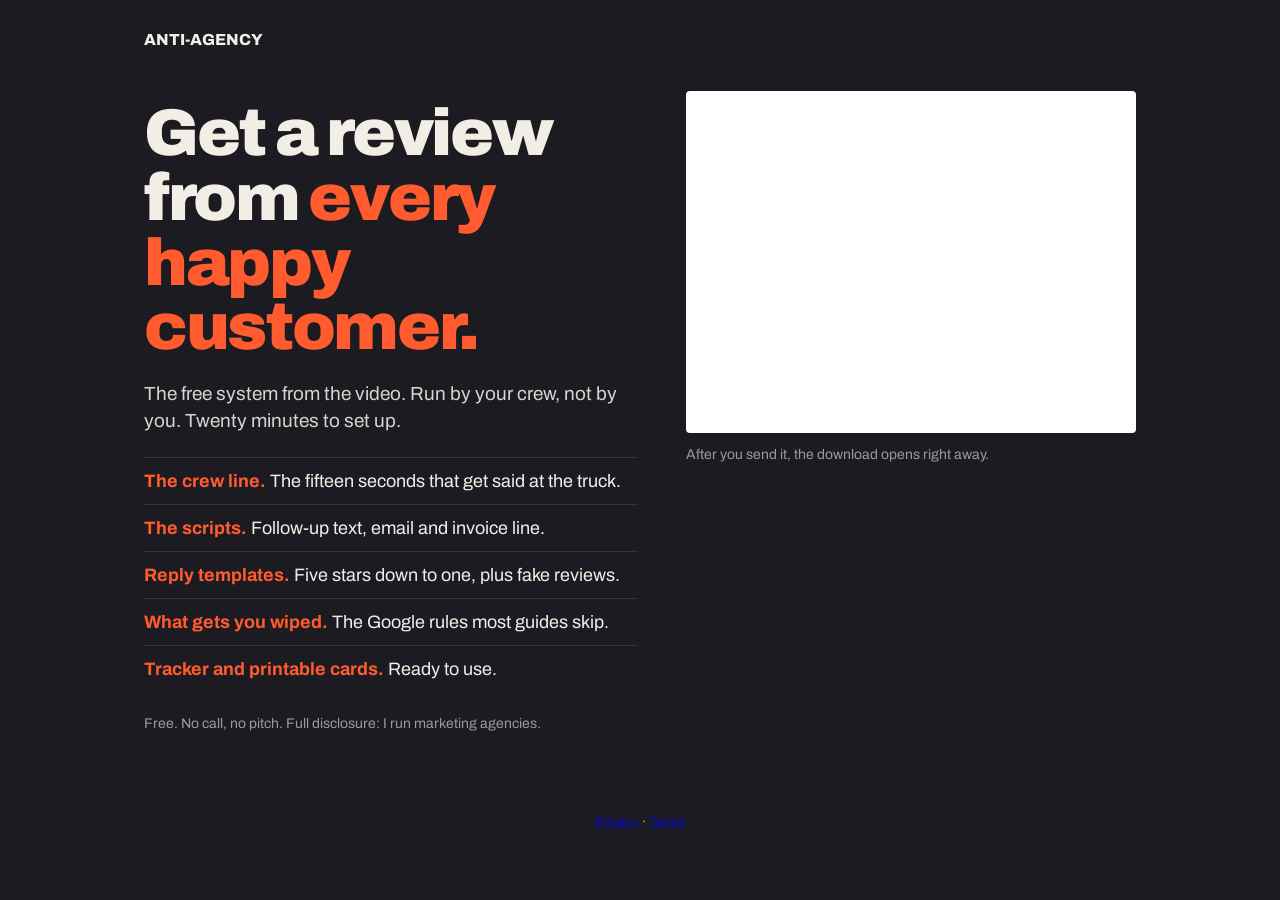
<file: kit/index.html>
<!doctype html><html lang="en"><head><meta charset="utf-8"><meta name="viewport" content="width=device-width,initial-scale=1">
<title>Free: The Review Engine for Roofers — Anti-Agency</title>
<meta name="description" content="The free system for getting a Google review from every happy customer: the crew line, the scripts, the reply templates, the printable cards.">
<meta property="og:title" content="Free: The Review Engine for Roofers"><meta property="og:image" content="https://anti-agency.co/avatar.png">
<link rel="icon" href="/avatar.png"><link href="https://fonts.googleapis.com/css2?family=Archivo:wght@500;800;900&display=swap" rel="stylesheet">
<style>:root{--ink:#1B1B21;--sig:#FF5B2E;--paper:#F3EEE5}*{margin:0;padding:0;box-sizing:border-box}body{background:var(--ink);color:var(--paper);font-family:Archivo,system-ui,sans-serif;line-height:1.45}
.w{max-width:1040px;margin:0 auto;padding:40px 24px;display:grid;grid-template-columns:1.1fr 1fr;gap:48px;align-items:start}
.top{max-width:1040px;margin:0 auto;padding:28px 24px 0;font-weight:800}.top a{text-decoration:none;color:inherit}
h1{font-weight:900;font-size:clamp(40px,6vw,66px);letter-spacing:-.035em;line-height:.98;margin:10px 0 20px}h1 span{color:var(--sig)}
p{font-size:19px;opacity:.88;margin-bottom:14px}ul{list-style:none;margin:22px 0}li{font-size:18px;padding:10px 0;border-top:1px solid #33333b}li b{color:var(--sig)}
.card{background:#fff;border-radius:4px;padding:8px;min-height:330px}.note{font-size:14px;opacity:.6;margin-top:12px}
@media(max-width:800px){.w{grid-template-columns:1fr;gap:24px}}</style></head>
<body><div class="top"><a href="/">ANTI-AGENCY</a></div>
<div class="w"><div>
<h1>Get a review from <span>every happy customer.</span></h1>
<p>The free system from the video. Run by your crew, not by you. Twenty minutes to set up.</p>
<ul><li><b>The crew line.</b> The fifteen seconds that get said at the truck.</li><li><b>The scripts.</b> Follow-up text, email and invoice line.</li><li><b>Reply templates.</b> Five stars down to one, plus fake reviews.</li><li><b>What gets you wiped.</b> The Google rules most guides skip.</li><li><b>Tracker and printable cards.</b> Ready to use.</li></ul>
<p class="note">Free. No call, no pitch. Full disclosure: I run marketing agencies.</p>
</div><div>
<div class="card"><iframe src="https://api.leadconnectorhq.com/widget/form/YxcPCt4cgO2XzyduPR0a" style="width:100%;height:100%;border:none;border-radius:3px;min-height:320px" id="inline-YxcPCt4cgO2XzyduPR0a" data-layout="{'id':'INLINE'}" data-trigger-type="alwaysShow" data-trigger-value="" data-activation-type="alwaysActivated" data-activation-value="" data-deactivation-type="neverDeactivate" data-deactivation-value="" data-form-name="ROOF kit download" data-height="320" data-layout-iframe-id="inline-YxcPCt4cgO2XzyduPR0a" data-form-id="YxcPCt4cgO2XzyduPR0a" title="Get the free kit"></iframe></div>
<p class="note">After you send it, the download opens right away.</p>
</div></div>
<script src="https://link.msgsndr.com/js/form_embed.js"></script>
<p data-legal-links style="text-align:center;font-size:13px;margin:24px 0;opacity:.8"><a href="/privacy/">Privacy</a> · <a href="/terms/">Terms</a></p></body></html>
</file>
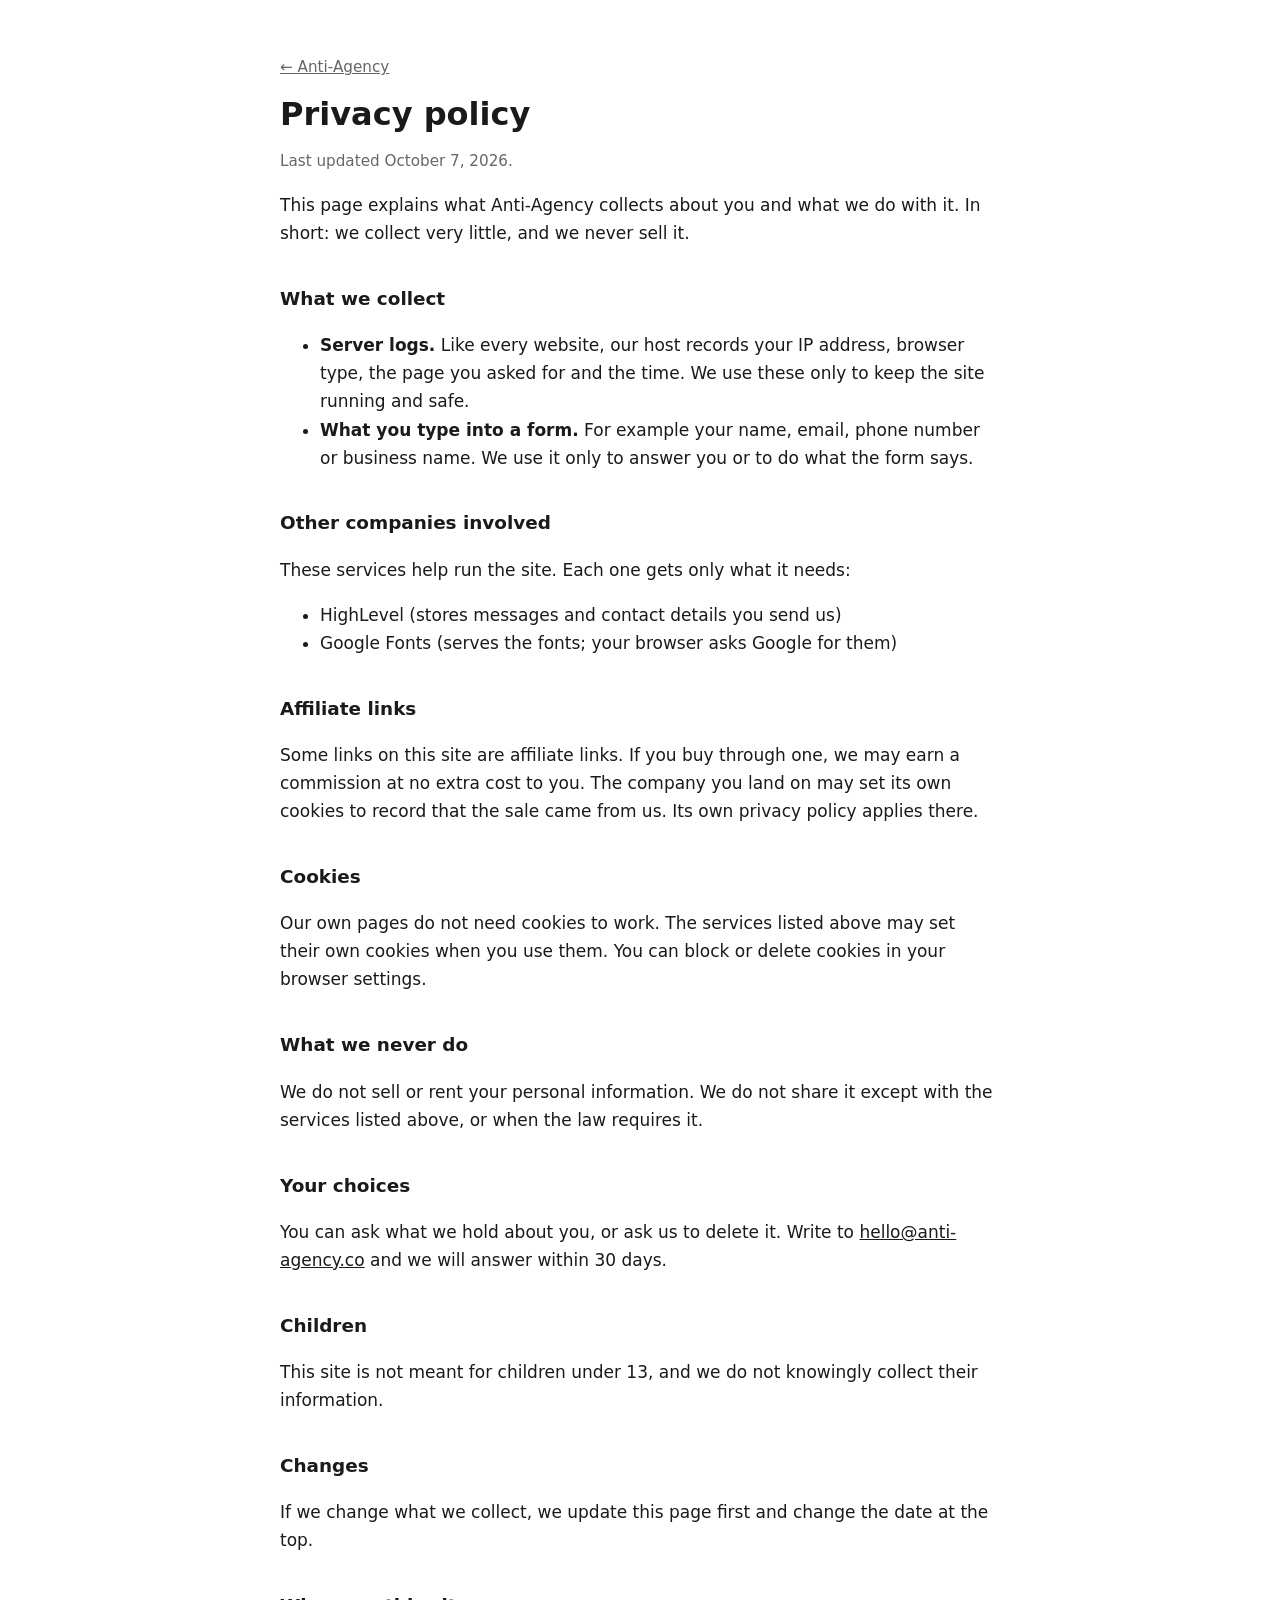
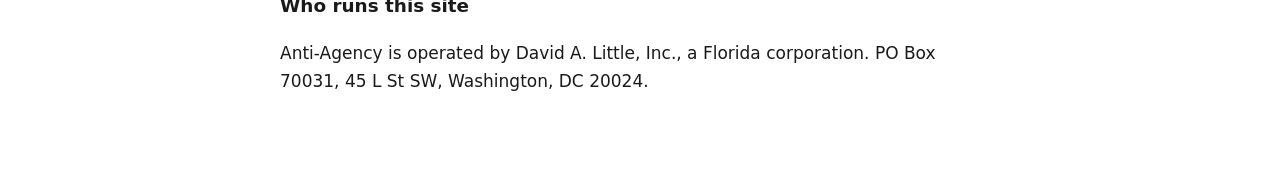
<file: privacy/index.html>
<!doctype html><html lang="en"><head><meta charset="utf-8"><meta name="viewport" content="width=device-width,initial-scale=1">
<title>Privacy policy | Anti-Agency</title><meta name="robots" content="noindex,follow">
<style>:root{--bg:#fff;--fg:#1a1a1a;--mute:#666}@media(prefers-color-scheme:dark){:root{--bg:#141414;--fg:#eee;--mute:#aaa}}
body{margin:0;background:var(--bg);color:var(--fg);font:17px/1.65 system-ui,-apple-system,Segoe UI,Roboto,sans-serif}main{max-width:720px;margin:0 auto;padding:40px 16px 64px}
h1{font-size:2rem;line-height:1.2;margin:0 0 .3em}h2{font-size:1.15rem;margin:2em 0 .4em}a{color:inherit}.mute{color:var(--mute);font-size:.95rem}</style></head>
<body><main><p class="mute"><a href="/">&larr; Anti-Agency</a></p><h1>Privacy policy</h1><p class="mute">Last updated October 7, 2026.</p>
<p>This page explains what Anti-Agency collects about you and what we do with it. In short: we collect very little, and we never sell it.</p>
<h2>What we collect</h2><ul><li><b>Server logs.</b> Like every website, our host records your IP address, browser type, the page you asked for and the time. We use these only to keep the site running and safe.</li><li><b>What you type into a form.</b> For example your name, email, phone number or business name. We use it only to answer you or to do what the form says.</li></ul>
<h2>Other companies involved</h2><p>These services help run the site. Each one gets only what it needs:</p><ul><li>HighLevel (stores messages and contact details you send us)</li><li>Google Fonts (serves the fonts; your browser asks Google for them)</li></ul>
<h2>Affiliate links</h2><p>Some links on this site are affiliate links. If you buy through one, we may earn a commission at no extra cost to you. The company you land on may set its own cookies to record that the sale came from us. Its own privacy policy applies there.</p>
<h2>Cookies</h2><p>Our own pages do not need cookies to work. The services listed above may set their own cookies when you use them. You can block or delete cookies in your browser settings.</p>
<h2>What we never do</h2><p>We do not sell or rent your personal information. We do not share it except with the services listed above, or when the law requires it.</p>
<h2>Your choices</h2><p>You can ask what we hold about you, or ask us to delete it. Write to <a href="mailto:hello@anti-agency.co">hello@anti-agency.co</a> and we will answer within 30 days.</p>
<h2>Children</h2><p>This site is not meant for children under 13, and we do not knowingly collect their information.</p>
<h2>Changes</h2><p>If we change what we collect, we update this page first and change the date at the top.</p>
<h2>Who runs this site</h2><p>Anti-Agency is operated by David A. Little, Inc., a Florida corporation. PO Box 70031, 45 L St SW, Washington, DC 20024.</p>
</main></body></html>
</file>
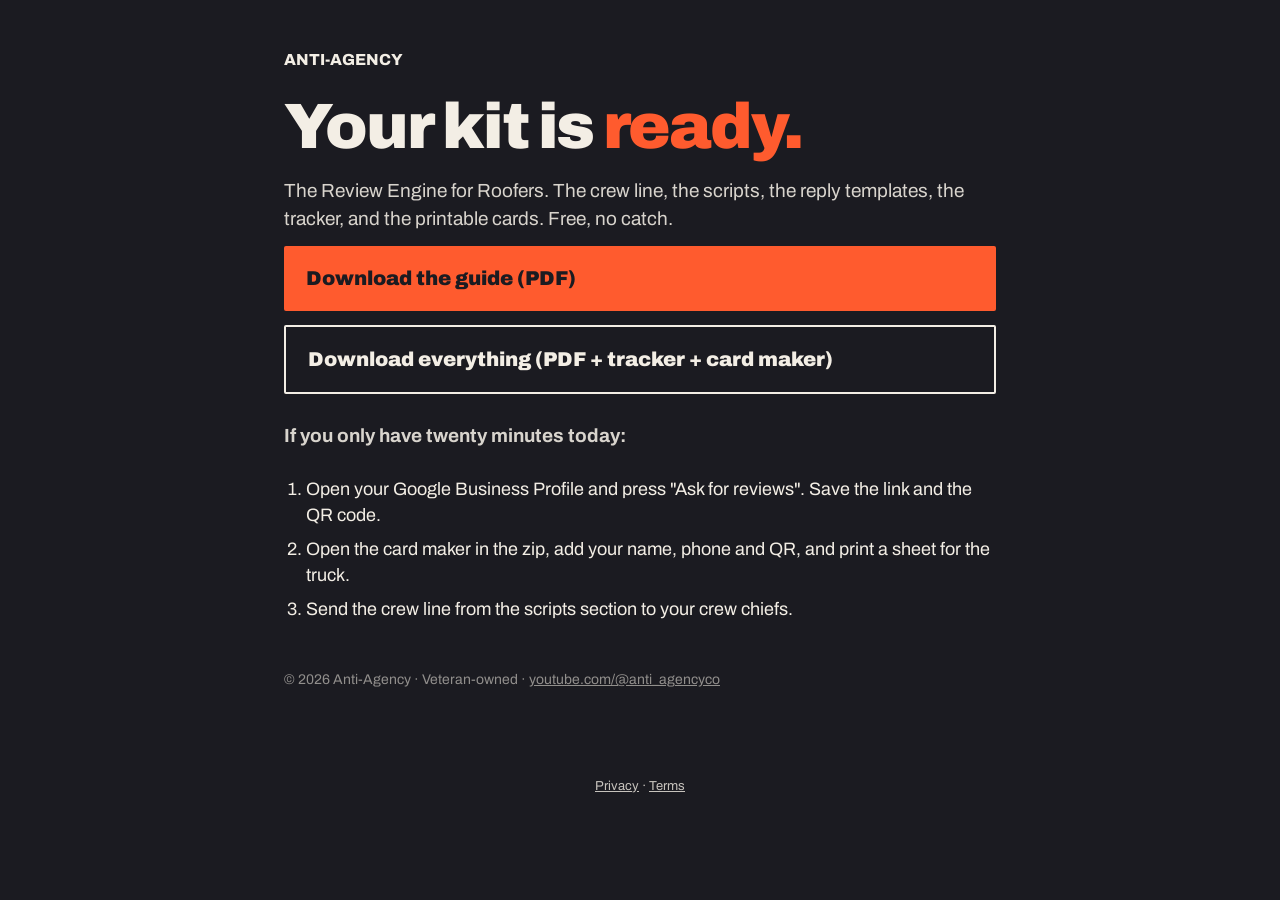
<file: roof/index.html>
<!doctype html><html lang="en"><head><meta charset="utf-8"><meta name="viewport" content="width=device-width,initial-scale=1"><meta name="robots" content="noindex">
<title>Your Review Engine kit — Anti-Agency</title><link rel="icon" href="/avatar.png">
<link href="https://fonts.googleapis.com/css2?family=Archivo:wght@500;800;900&display=swap" rel="stylesheet">
<style>:root{--ink:#1B1B21;--sig:#FF5B2E;--paper:#F3EEE5}*{margin:0;padding:0;box-sizing:border-box}body{background:var(--ink);color:var(--paper);font-family:Archivo,system-ui,sans-serif;line-height:1.45}
.w{max-width:760px;margin:0 auto;padding:48px 24px}h1{font-weight:900;font-size:clamp(38px,7vw,64px);letter-spacing:-.03em;line-height:1;margin:24px 0 18px}h1 span{color:var(--sig)}
p{font-size:19px;opacity:.88;margin-bottom:14px}.b{display:block;margin:14px 0;background:var(--sig);color:var(--ink);font-weight:900;font-size:20px;padding:18px 22px;text-decoration:none;border-radius:2px}.b.alt{background:transparent;color:var(--paper);border:2px solid var(--paper)}
ol{margin:26px 0 0 22px;font-size:18px}li{margin:8px 0}a{color:inherit}.f{margin-top:48px;font-size:14px;opacity:.55}</style></head>
<body><div class="w"><a href="/" style="text-decoration:none;font-weight:800">ANTI-AGENCY</a>
<h1>Your kit is <span>ready.</span></h1>
<p>The Review Engine for Roofers. The crew line, the scripts, the reply templates, the tracker, and the printable cards. Free, no catch.</p>
<a class="b" href="Review-Engine-for-Roofers.pdf" download>Download the guide (PDF)</a>
<a class="b alt" href="Review-Engine-for-Roofers.zip" download>Download everything (PDF + tracker + card maker)</a>
<p style="margin-top:28px"><b>If you only have twenty minutes today:</b></p>
<ol><li>Open your Google Business Profile and press "Ask for reviews". Save the link and the QR code.</li><li>Open the card maker in the zip, add your name, phone and QR, and print a sheet for the truck.</li><li>Send the crew line from the scripts section to your crew chiefs.</li></ol>
<p class="f">© 2026 Anti-Agency · Veteran-owned · <a href="https://www.youtube.com/@anti_agencyco">youtube.com/@anti_agencyco</a></p></div><p data-legal-links style="text-align:center;font-size:13px;margin:24px 0;opacity:.8"><a href="/privacy/">Privacy</a> · <a href="/terms/">Terms</a></p></body></html>
</file>
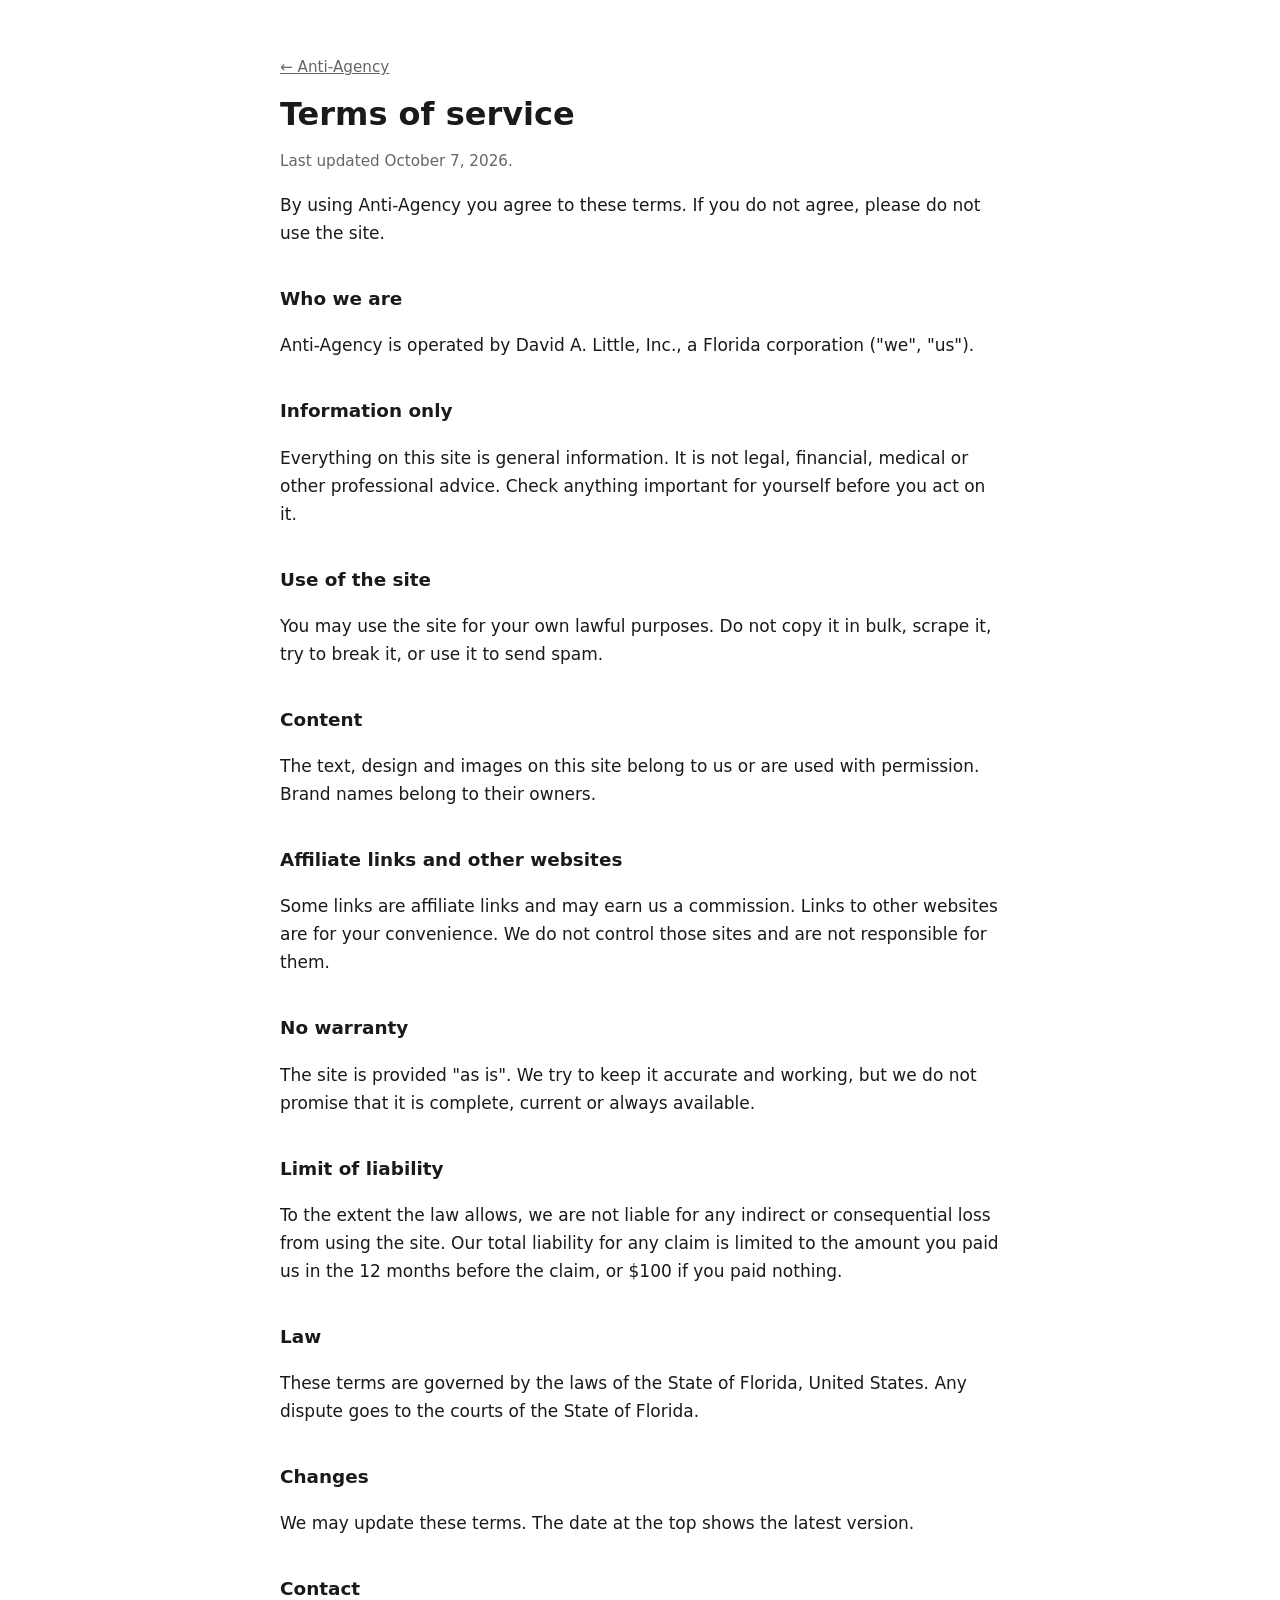
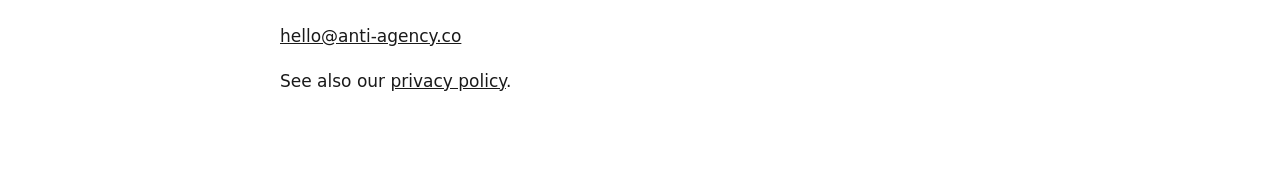
<file: terms/index.html>
<!doctype html><html lang="en"><head><meta charset="utf-8"><meta name="viewport" content="width=device-width,initial-scale=1">
<title>Terms of service | Anti-Agency</title><meta name="robots" content="noindex,follow">
<style>:root{--bg:#fff;--fg:#1a1a1a;--mute:#666}@media(prefers-color-scheme:dark){:root{--bg:#141414;--fg:#eee;--mute:#aaa}}
body{margin:0;background:var(--bg);color:var(--fg);font:17px/1.65 system-ui,-apple-system,Segoe UI,Roboto,sans-serif}main{max-width:720px;margin:0 auto;padding:40px 16px 64px}
h1{font-size:2rem;line-height:1.2;margin:0 0 .3em}h2{font-size:1.15rem;margin:2em 0 .4em}a{color:inherit}.mute{color:var(--mute);font-size:.95rem}</style></head>
<body><main><p class="mute"><a href="/">&larr; Anti-Agency</a></p><h1>Terms of service</h1><p class="mute">Last updated October 7, 2026.</p>
<p>By using Anti-Agency you agree to these terms. If you do not agree, please do not use the site.</p>
<h2>Who we are</h2><p>Anti-Agency is operated by David A. Little, Inc., a Florida corporation ("we", "us").</p>
<h2>Information only</h2><p>Everything on this site is general information. It is not legal, financial, medical or other professional advice. Check anything important for yourself before you act on it.</p>
<h2>Use of the site</h2><p>You may use the site for your own lawful purposes. Do not copy it in bulk, scrape it, try to break it, or use it to send spam.</p>
<h2>Content</h2><p>The text, design and images on this site belong to us or are used with permission. Brand names belong to their owners.</p>
<h2>Affiliate links and other websites</h2><p>Some links are affiliate links and may earn us a commission. Links to other websites are for your convenience. We do not control those sites and are not responsible for them.</p>
<h2>No warranty</h2><p>The site is provided "as is". We try to keep it accurate and working, but we do not promise that it is complete, current or always available.</p>
<h2>Limit of liability</h2><p>To the extent the law allows, we are not liable for any indirect or consequential loss from using the site. Our total liability for any claim is limited to the amount you paid us in the 12 months before the claim, or $100 if you paid nothing.</p>
<h2>Law</h2><p>These terms are governed by the laws of the State of Florida, United States. Any dispute goes to the courts of the State of Florida.</p>
<h2>Changes</h2><p>We may update these terms. The date at the top shows the latest version.</p>
<h2>Contact</h2><p><a href="mailto:hello@anti-agency.co">hello@anti-agency.co</a></p><p>See also our <a href="/privacy/">privacy policy</a>.</p>
</main></body></html>
</file>
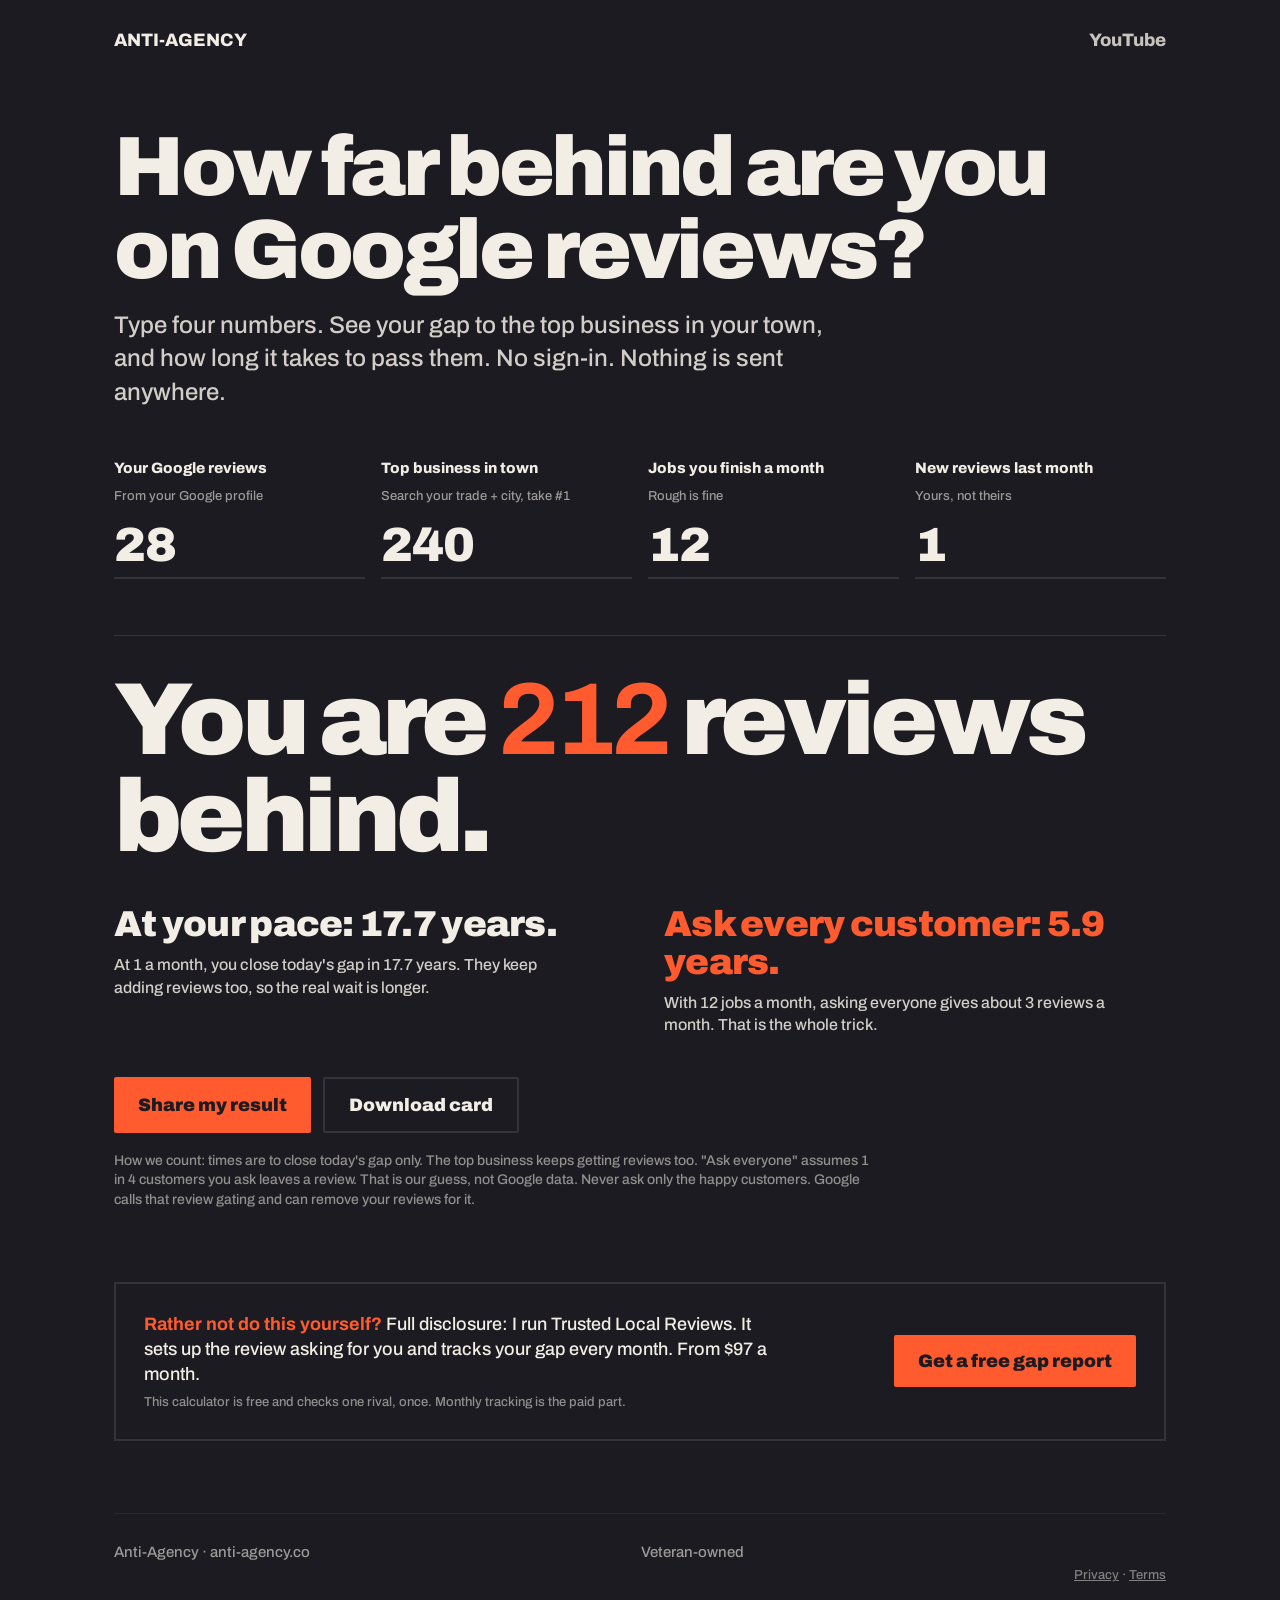
<file: tools/review-gap/index.html>
<!doctype html>
<html lang="en">
<head>
<meta charset="utf-8">
<meta name="viewport" content="width=device-width,initial-scale=1">
<title>Google Review Gap Calculator — Anti-Agency</title>
<meta name="description" content="Free Google review calculator. Type your review count and the top business in your town. See how far behind you are and how long it takes to pass them. No sign-in.">
<meta property="og:title" content="How far behind is your Google review count?">
<meta property="og:description" content="Free review gap calculator. 30 seconds, no sign-in.">
<meta property="og:image" content="https://anti-agency.co/avatar.png">
<link rel="icon" href="/avatar.png">
<link rel="preconnect" href="https://fonts.googleapis.com"><link rel="preconnect" href="https://fonts.gstatic.com" crossorigin>
<link href="https://fonts.googleapis.com/css2?family=Archivo:wght@500;800;900&display=swap" rel="stylesheet">
<style>
:root{--ink:#1B1B21;--sig:#FF5B2E;--paper:#F3EEE5;--line:#33333b}
*{margin:0;padding:0;box-sizing:border-box}
html,body{overflow-x:hidden}body{background:var(--ink);color:var(--paper);font-family:Archivo,system-ui,sans-serif;font-weight:500;line-height:1.4}
a{color:inherit}
.wrap{max-width:1100px;margin:0 auto;padding:0 24px}
header{display:flex;justify-content:space-between;align-items:center;padding:28px 0;font-weight:800;font-size:18px}
header a{text-decoration:none}
header nav a{margin-left:24px;opacity:.8}
header nav a:hover{opacity:1;color:var(--sig)}
h1{font-weight:900;font-size:clamp(36px,7vw,84px);letter-spacing:-.04em;line-height:.98;margin:5vh 0 18px;max-width:950px}
.lede{font-size:clamp(18px,2.2vw,24px);opacity:.85;max-width:720px}
form{display:grid;grid-template-columns:repeat(4,1fr);gap:16px;margin:48px 0 0}
label{display:flex;flex-direction:column;gap:8px;font-weight:800;font-size:15px}
label small{font-weight:500;opacity:.6;font-size:13px}
input{background:transparent;border:0;border-bottom:2px solid var(--line);color:var(--paper);font:900 clamp(32px,4vw,48px) Archivo,system-ui,sans-serif;padding:6px 0;width:100%;letter-spacing:-.02em}
input:focus{outline:none;border-color:var(--sig)}
#out{margin:56px 0 0;border-top:1px solid var(--line);padding-top:36px}
.big{font-weight:900;font-size:clamp(40px,8vw,104px);letter-spacing:-.045em;line-height:.95}
.big b{color:var(--sig)}
.rows{display:grid;grid-template-columns:1fr 1fr;gap:48px;margin:40px 0}
.rows h2{font-weight:900;font-size:clamp(24px,3vw,36px);letter-spacing:-.02em;line-height:1.05;margin-bottom:10px}
.rows p{opacity:.85;max-width:460px}
.rows .hot h2{color:var(--sig)}
.btns{display:flex;gap:12px;flex-wrap:wrap}
button,.btn{background:var(--sig);color:var(--ink);font:900 18px Archivo,system-ui,sans-serif;padding:16px 24px;border:0;border-radius:2px;cursor:pointer;text-decoration:none;display:inline-block}
button.ghost{background:transparent;color:var(--paper);border:2px solid var(--line)}
button:hover,.btn:hover{background:var(--paper);color:var(--ink)}
.note{font-size:14px;opacity:.55;margin-top:18px;max-width:760px}
.slot{margin:72px 0 0;border:2px solid var(--line);padding:28px;display:flex;justify-content:space-between;align-items:center;gap:24px;flex-wrap:wrap}
.slot p{max-width:640px;font-size:18px}
.slot p b{color:var(--sig)}
.slot small{display:block;opacity:.55;font-size:13px;margin-top:6px}
footer{border-top:1px solid var(--line);margin-top:72px;padding:28px 0 48px;font-size:15px;opacity:.6;display:flex;justify-content:space-between;flex-wrap:wrap;gap:12px}
@media(max-width:820px){form{grid-template-columns:1fr 1fr}.rows{grid-template-columns:1fr;gap:28px}}
</style>
</head>
<body>
<div class="wrap">
<header><a href="/">ANTI-AGENCY</a><nav><a href="https://www.youtube.com/@anti_agencyco">YouTube</a></nav></header>

<h1>How far behind are you on Google reviews?</h1>
<p class="lede">Type four numbers. See your gap to the top business in your town, and how long it takes to pass them. No sign-in. Nothing is sent anywhere.</p>

<form id="f" onsubmit="return false">
<label>Your Google reviews<small>From your Google profile</small><input id="you" type="number" min="0" inputmode="numeric" value="28"></label>
<label>Top business in town<small>Search your trade + city, take #1</small><input id="top" type="number" min="0" inputmode="numeric" value="240"></label>
<label>Jobs you finish a month<small>Rough is fine</small><input id="jobs" type="number" min="0" inputmode="numeric" value="12"></label>
<label>New reviews last month<small>Yours, not theirs</small><input id="pace" type="number" min="0" inputmode="numeric" value="1"></label>
</form>

<section id="out" aria-live="polite">
<p class="big" id="headline"></p>
<div class="rows">
<div><h2 id="nowH"></h2><p id="nowP"></p></div>
<div class="hot"><h2 id="askH"></h2><p id="askP"></p></div>
</div>
<div class="btns">
<button id="share" type="button">Share my result</button>
<button id="dl" class="ghost" type="button">Download card</button>
</div>
<p class="note">How we count: times are to close today's gap only. The top business keeps getting reviews too. "Ask everyone" assumes 1 in 4 customers you ask leaves a review. That is our guess, not Google data. Never ask only the happy customers. Google calls that review gating and can remove your reviews for it.</p>
</section>

<aside class="slot">
<p><b>Rather not do this yourself?</b> Full disclosure: I run Trusted Local Reviews. It sets up the review asking for you and tracks your gap every month. From $97 a month.<small>This calculator is free and checks one rival, once. Monthly tracking is the paid part.</small></p>
<a class="btn" href="https://trustedlocalreviews.org/#gap">Get a free gap report</a>
</aside>

<footer><span>Anti-Agency · anti-agency.co</span><span>Veteran-owned</span><p data-legal-links style="text-align:center;font-size:13px;margin:24px 0;opacity:.8"><a href="/privacy/">Privacy</a> · <a href="/terms/">Terms</a></p></footer>
</div>

<canvas id="card" width="1080" height="1080" hidden></canvas>
<script>
const $=id=>document.getElementById(id);
const n=id=>Math.max(0,Math.floor(+$(id).value||0));
const fmt=x=>x.toLocaleString('en-US');
const span=m=>m<1?'under a month':m<=24?Math.ceil(m)+' month'+(Math.ceil(m)===1?'':'s'):(m/12).toFixed(1).replace(/\.0$/,'')+' years';
let R={};
function calc(){
  const you=n('you'),top=n('top'),jobs=n('jobs'),pace=n('pace');
  const gap=Math.max(0,top-you), ask=jobs*0.25;
  const tNow=pace>0?gap/pace:Infinity, tAsk=ask>0?gap/ask:Infinity;
  R={you,top,gap,tNow,tAsk,ask};
  if(!top){
    $('headline').textContent='Type your numbers above.';
    for(const k of ['nowH','nowP','askH','askP'])$(k).textContent='';return;
  }
  if(gap===0){
    $('headline').innerHTML='You are <b>'+(you===top?'level':'ahead')+'</b>. Keep asking.';
    $('nowH').textContent=you===top?'You are tied.':'You lead by '+fmt(you-top)+'.';
    $('nowP').textContent='The top spot is yours to lose. Ask every customer so it stays that way.';
    $('askH').textContent='';$('askP').textContent='';return;
  }
  $('headline').innerHTML='You are <b>'+fmt(gap)+'</b> reviews behind.';
  $('nowH').textContent='At your pace: '+(tNow===Infinity?'never.':span(tNow)+'.');
  $('nowP').textContent=tNow===Infinity
    ?'You got no new reviews last month. The gap only grows.'
    :'At '+pace+' a month, you close today\'s gap in '+span(tNow)+'. They keep adding reviews too, so the real wait is longer.';
  $('askH').textContent='Ask every customer: '+(tAsk===Infinity?'enter your jobs.':span(tAsk)+'.');
  $('askP').textContent=tAsk===Infinity?''
    :'With '+jobs+' jobs a month, asking everyone gives about '+(Math.round(ask*10)/10)+' reviews a month. That is the whole trick.';
}
function draw(){
  const c=$('card'),x=c.getContext('2d');
  x.fillStyle='#1B1B21';x.fillRect(0,0,1080,1080);
  x.fillStyle='#FF5B2E';x.fillRect(0,0,1080,16);
  x.fillStyle='#F3EEE5';x.font='800 34px Archivo, sans-serif';x.fillText('ANTI-AGENCY · REVIEW GAP',72,110);
  const wrap=(t,y,size,col,lh)=>{x.font='900 '+size+'px Archivo, sans-serif';x.fillStyle=col;let line='';for(const w of t.split(' ')){const tt=line?line+' '+w:w;if(x.measureText(tt).width>936&&line){x.fillText(line,72,y);y+=lh;line=w}else line=tt}x.fillText(line,72,y);return y+lh};
  let y;
  if(R.gap===0){wrap("I'm ahead of the top business in my town on Google reviews.",300,92,'#F3EEE5',96)}
  else{
    x.font='900 260px Archivo, sans-serif';x.fillStyle='#FF5B2E';x.fillText(fmt(R.gap),60,420);
    y=wrap('Google reviews behind the top business in my town.',520,64,'#F3EEE5',72);
    wrap('If I ask every customer: '+(R.tAsk===Infinity?'time to start.':span(R.tAsk)+' to close the gap.'),y+40,52,'#FF5B2E',60);
  }
  x.font='800 34px Archivo, sans-serif';x.fillStyle='#F3EEE5';x.globalAlpha=.7;x.fillText('Check yours free: anti-agency.co/tools/review-gap',72,1010);x.globalAlpha=1;
  return new Promise(r=>c.toBlob(r,'image/png'));
}
async function dl(){const b=await draw();const a=document.createElement('a');a.href=URL.createObjectURL(b);a.download='my-review-gap.png';a.click();setTimeout(()=>URL.revokeObjectURL(a.href),2000)}
$('dl').onclick=dl;
$('share').onclick=async()=>{
  const b=await draw(),f=new File([b],'my-review-gap.png',{type:'image/png'});
  const text=R.gap?"I'm "+fmt(R.gap)+" Google reviews behind the top business in my town. Check yours:":"Check your Google review gap:";
  try{
    if(navigator.canShare&&navigator.canShare({files:[f]})){await navigator.share({files:[f],text,url:location.href});return}
    if(navigator.share){await navigator.share({text,url:location.href});return}
  }catch(e){if(e.name==='AbortError')return}
  dl();
};
$('f').addEventListener('input',calc);
document.fonts.ready.then(calc);calc();
</script>
</body>
</html>
</file>
<file: ghl.css>
:root{--ink:#1B1B21;--sig:#FF5B2E;--paper:#F3EEE5;--line:#33333b}
*{margin:0;padding:0;box-sizing:border-box}
html,body{overflow-x:hidden}body{background:var(--ink);color:var(--paper);font-family:Archivo,system-ui,sans-serif;font-weight:500;line-height:1.5}
a{color:inherit}
.wrap{max-width:860px;margin:0 auto;padding:0 16px}
header{display:flex;justify-content:space-between;align-items:center;padding:28px 0;font-weight:800;font-size:18px;gap:12px;flex-wrap:wrap}
header a{text-decoration:none}
header nav a{margin-left:20px;opacity:.8}
header nav a:hover{opacity:1;color:var(--sig)}
.disc{font-size:14px;opacity:.65;border:1px solid var(--line);padding:12px 14px;margin-bottom:8px}
code{font-size:.95em}
h1{font-weight:900;font-size:clamp(34px,6vw,64px);letter-spacing:-.04em;line-height:1;margin:5vh 0 14px}
.by{opacity:.6;font-size:15px;margin-bottom:28px}
h2{font-weight:900;font-size:clamp(24px,3vw,32px);letter-spacing:-.02em;line-height:1.1;margin:44px 0 12px}
p,li{font-size:18px;margin-bottom:12px;max-width:72ch}
ul{padding-left:22px}
.answer{font-size:21px;border-left:4px solid var(--sig);padding-left:16px}
.answer b{color:var(--sig)}
.grid{overflow-x:auto;margin:32px 0}
table{border-collapse:collapse;width:100%;min-width:520px;font-size:16px}
th,td{text-align:left;padding:12px 10px;border-bottom:1px solid var(--line);vertical-align:top}
th{font-weight:800;color:var(--sig)}
td:first-child{font-weight:800}
.cta{display:inline-block;margin-top:16px;background:var(--sig);color:var(--ink);font-weight:900;font-size:19px;padding:16px 24px;text-decoration:none;border-radius:2px}
.cta:hover{background:var(--paper)}
details{border-top:1px solid var(--line);padding:14px 0}
summary{font-weight:800;font-size:18px;cursor:pointer}
details p{margin-top:10px}
.shot{margin:40px 0}
.shot img{display:block;max-width:100%;height:auto;border:2px solid var(--line)}
.shot figcaption{font-size:15px;opacity:.7;margin-top:8px}
.caveat{margin:48px 0;border:2px solid var(--line);padding:4px 20px 12px}
.caveat h2{margin-top:16px}
.more h2{font-size:20px}
.more a{display:inline-block;margin:0 18px 10px 0;opacity:.8}
.more a:hover{color:var(--sig);opacity:1}
footer{border-top:1px solid var(--line);margin-top:48px;padding:28px 0 48px;font-size:15px;opacity:.6;display:flex;justify-content:space-between;flex-wrap:wrap;gap:12px}
@media(max-width:600px){header nav a{margin-left:12px}}
</file>
